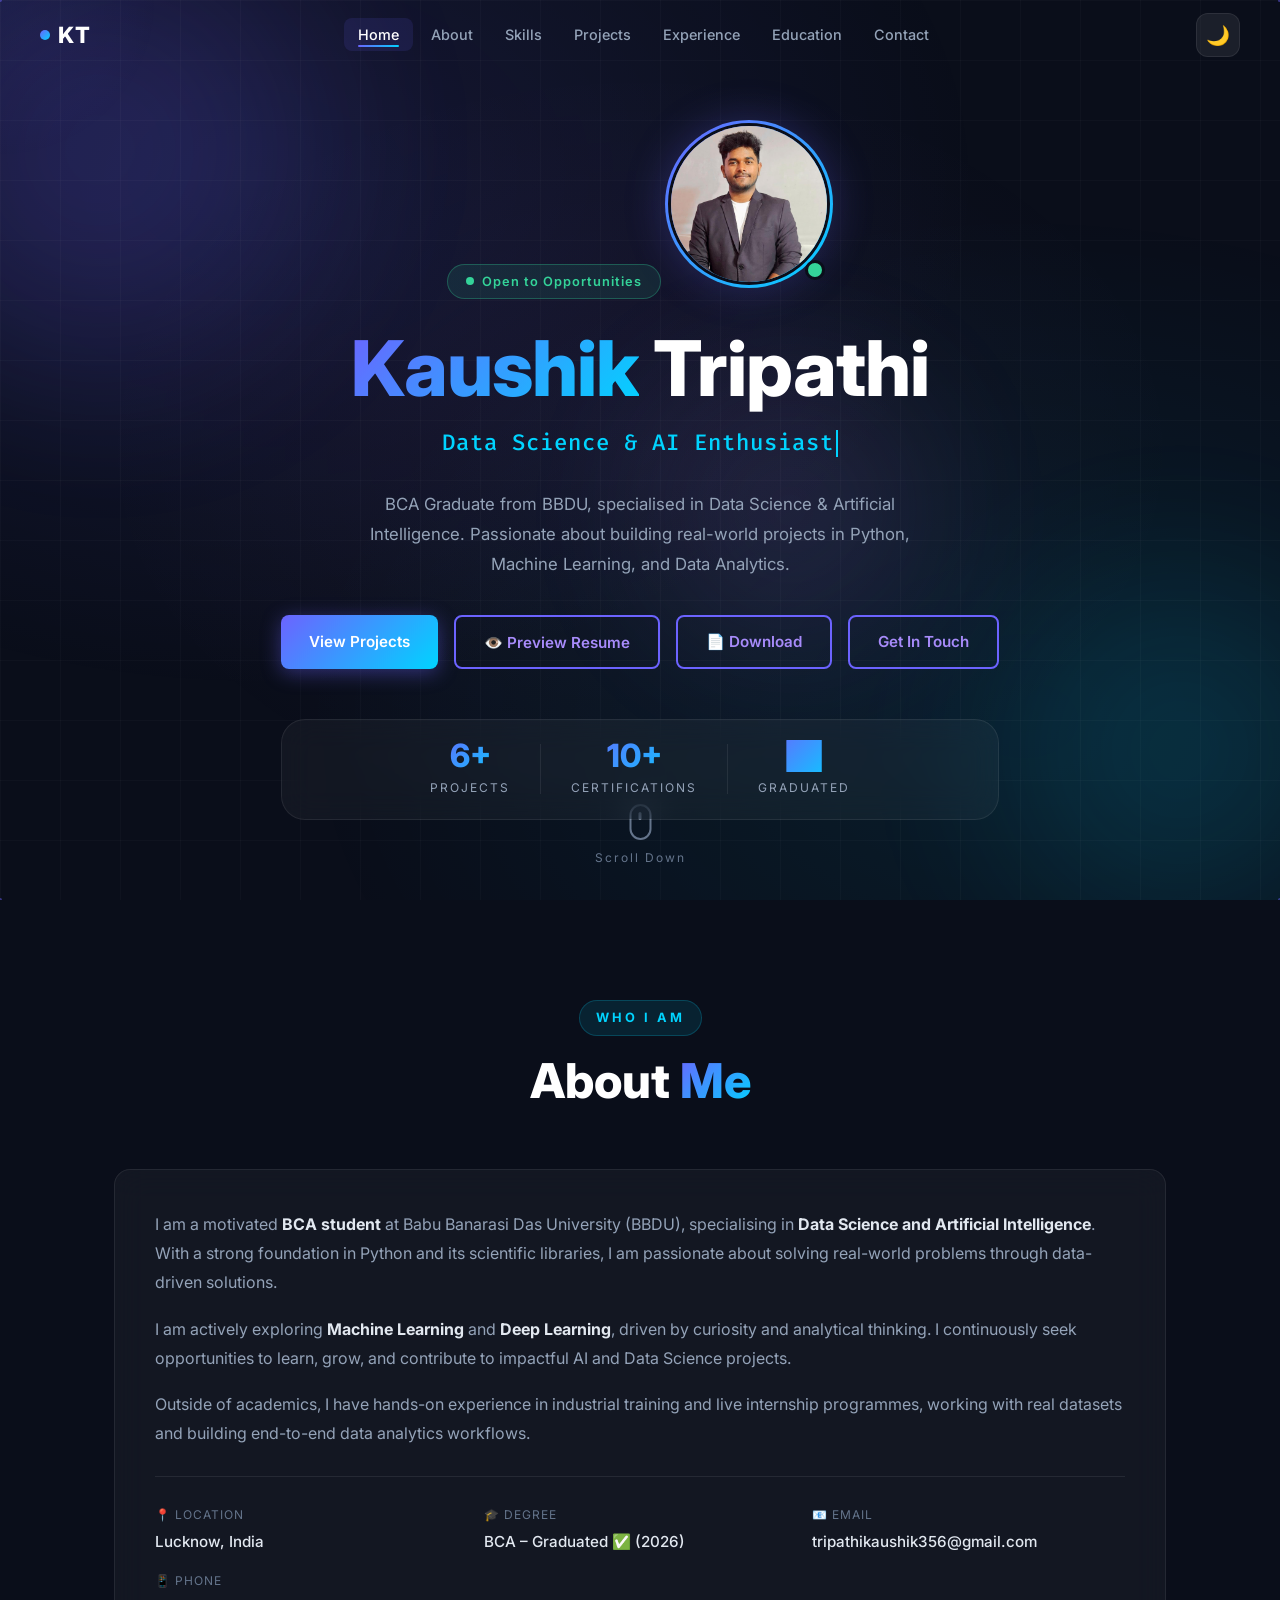
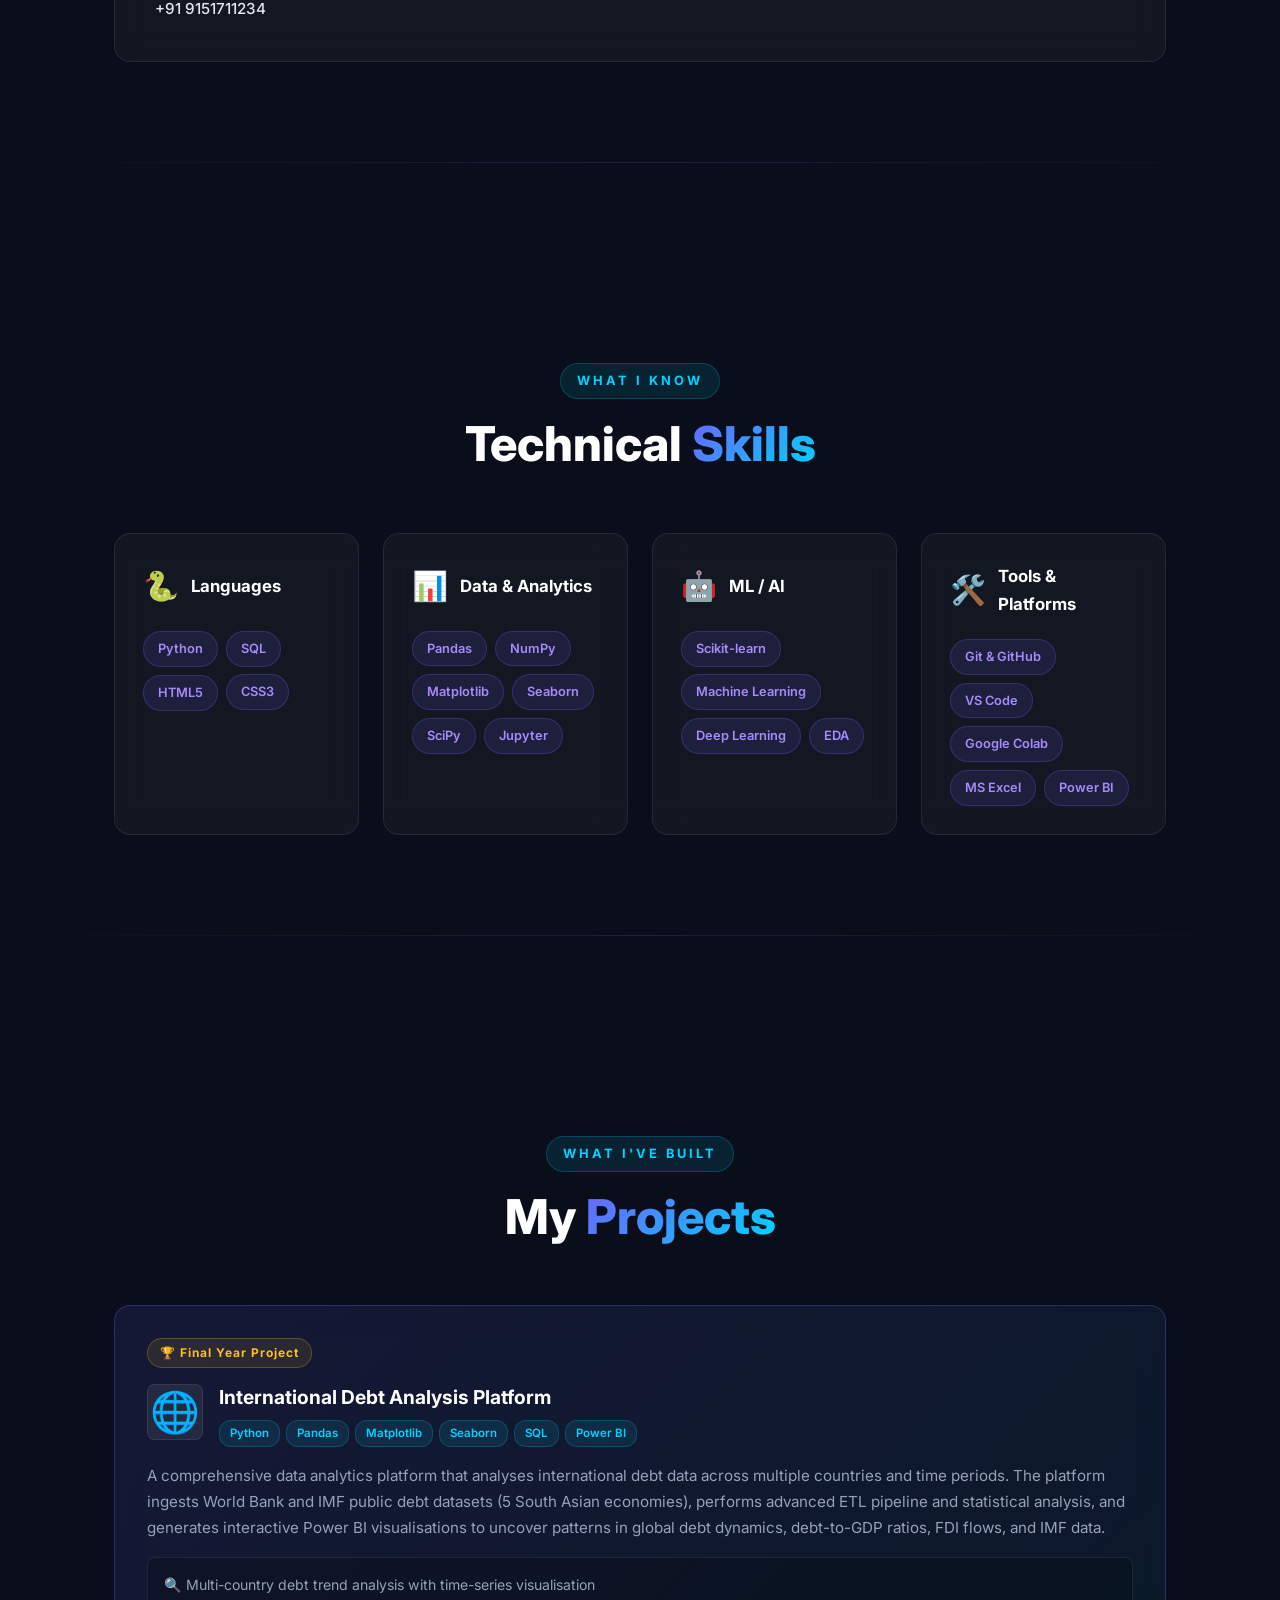
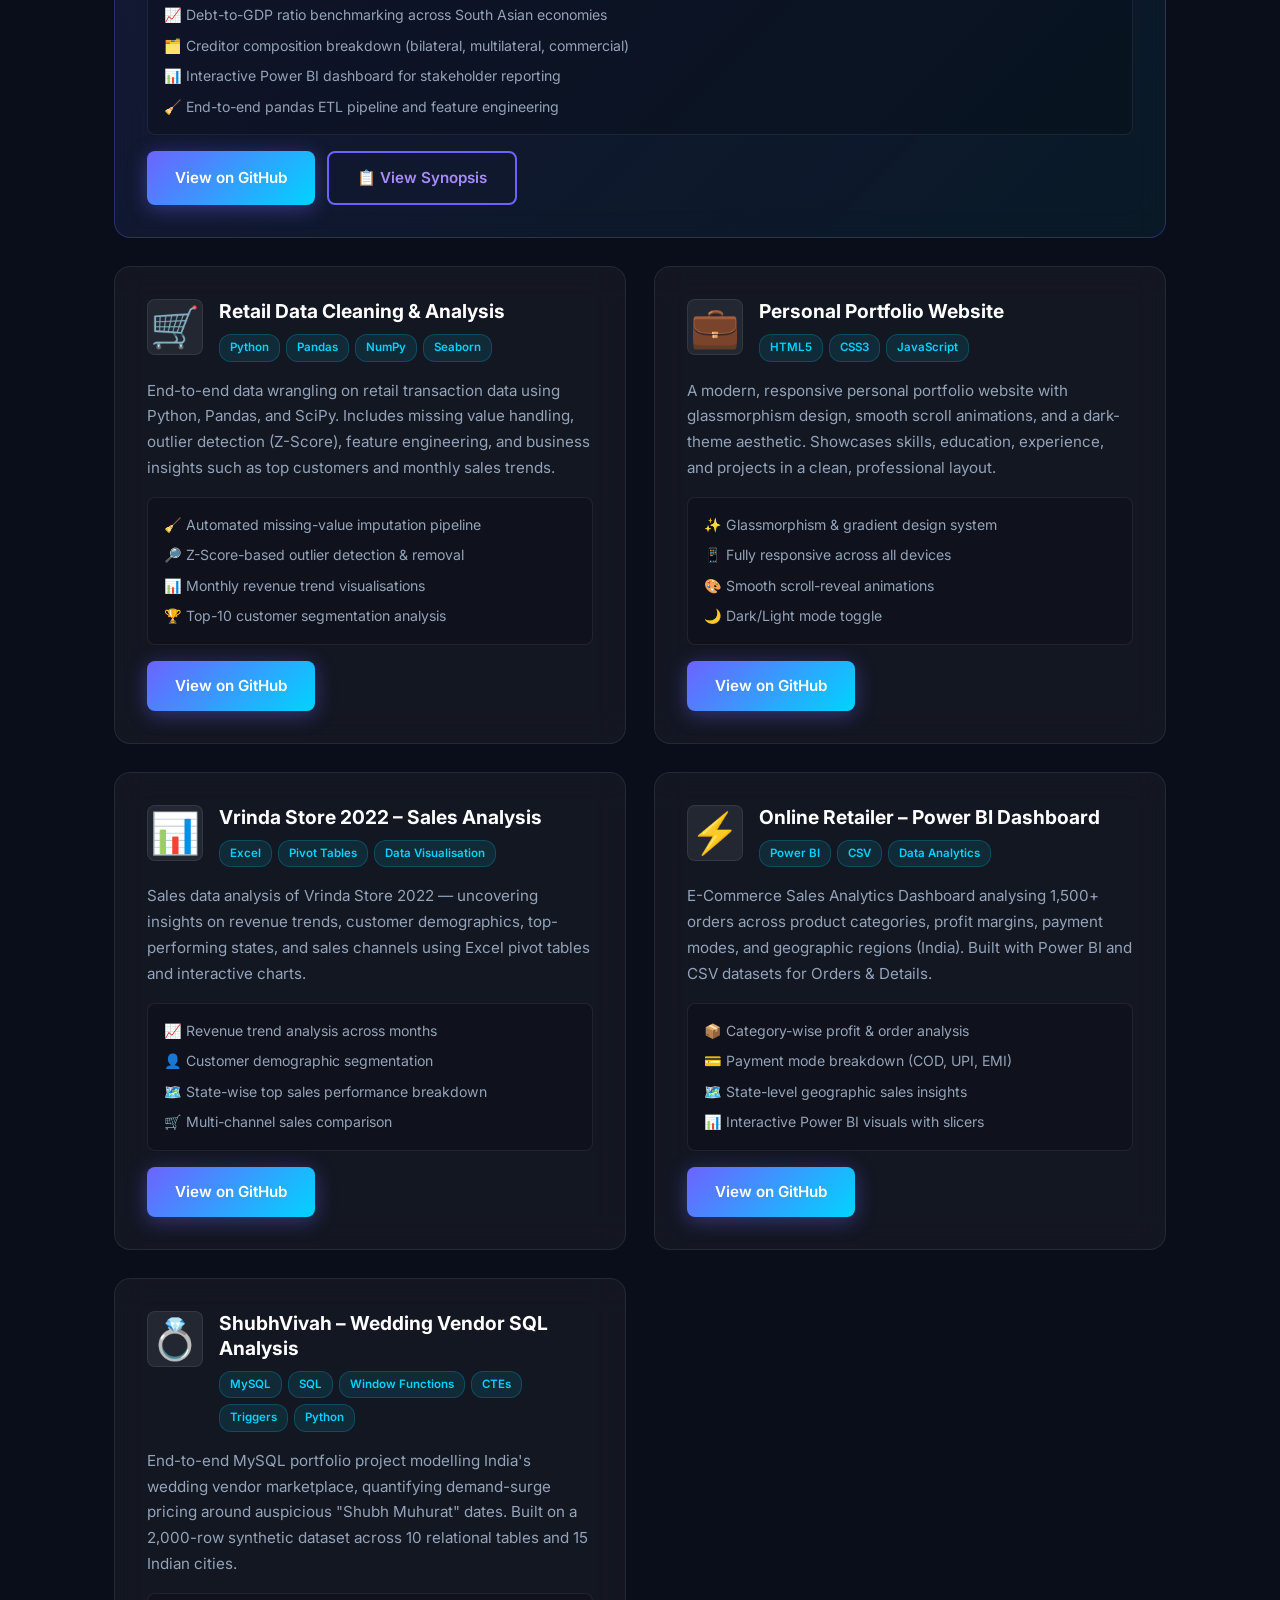
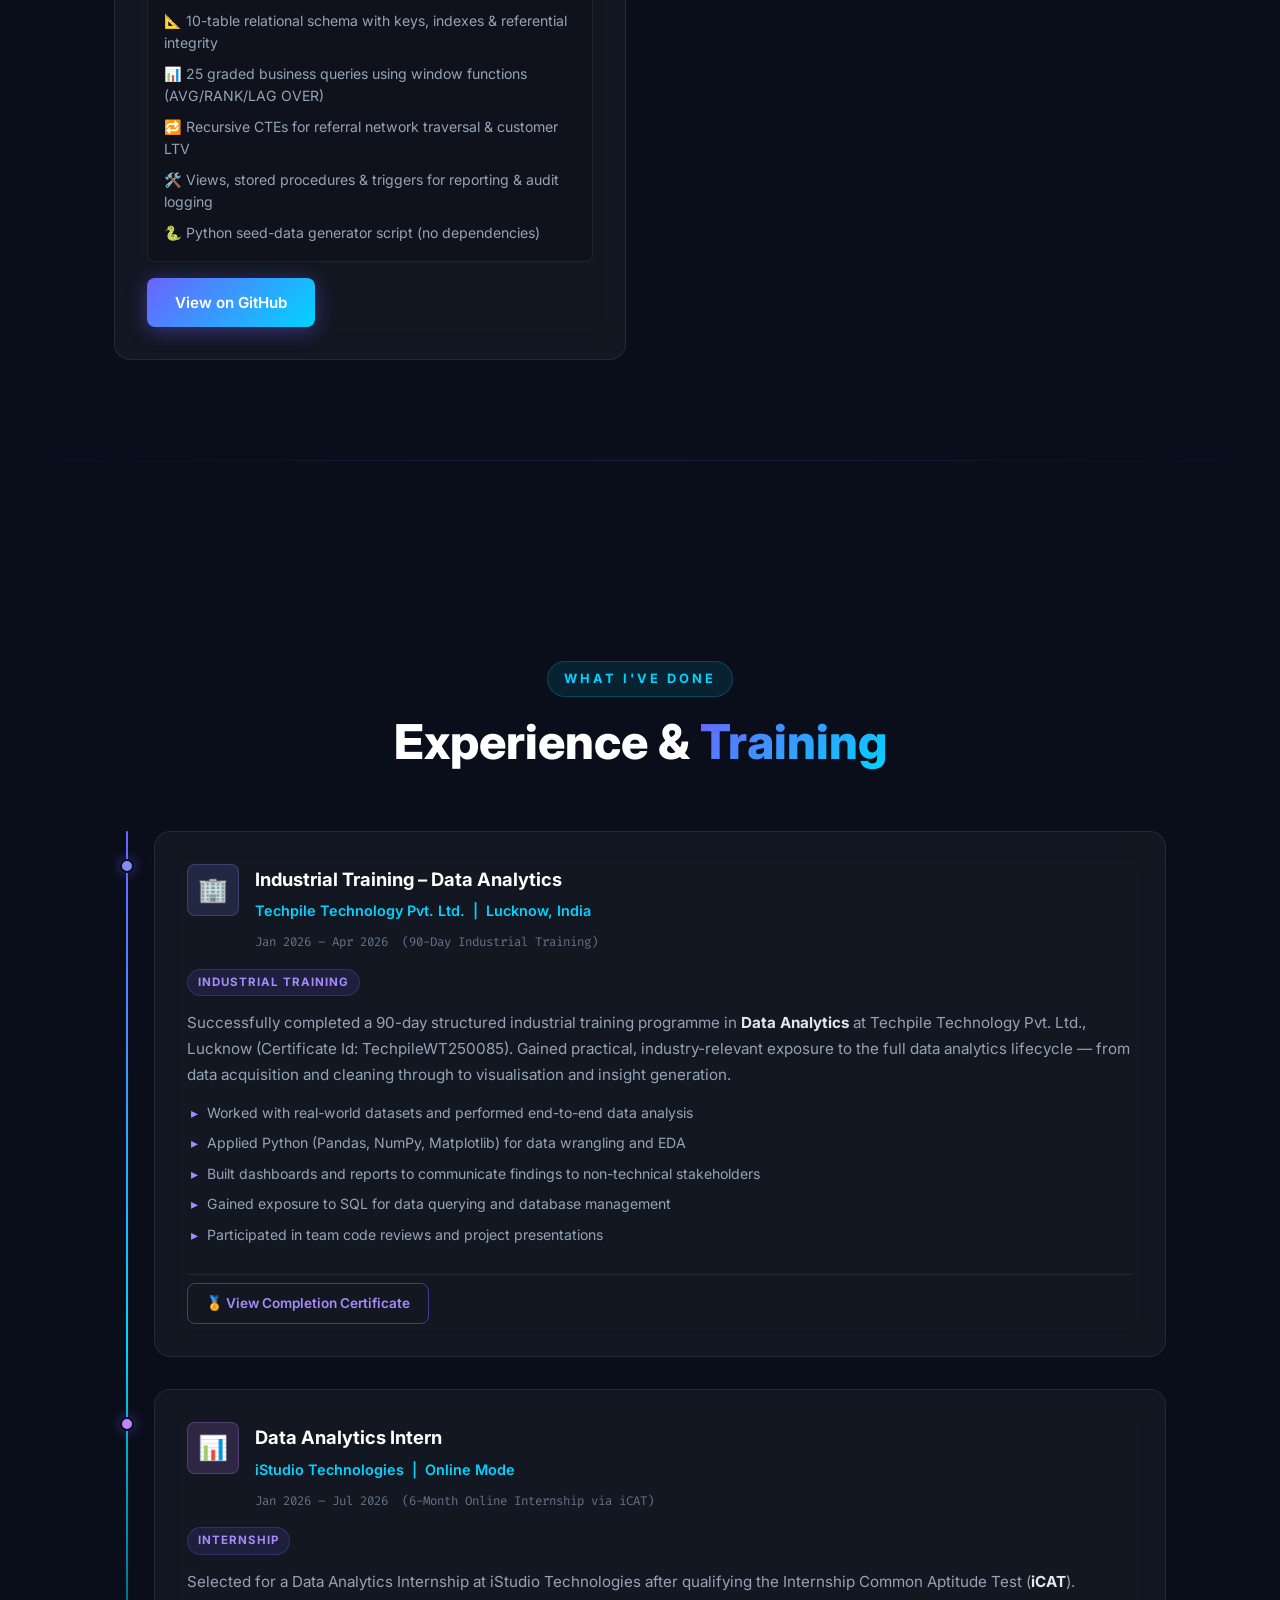
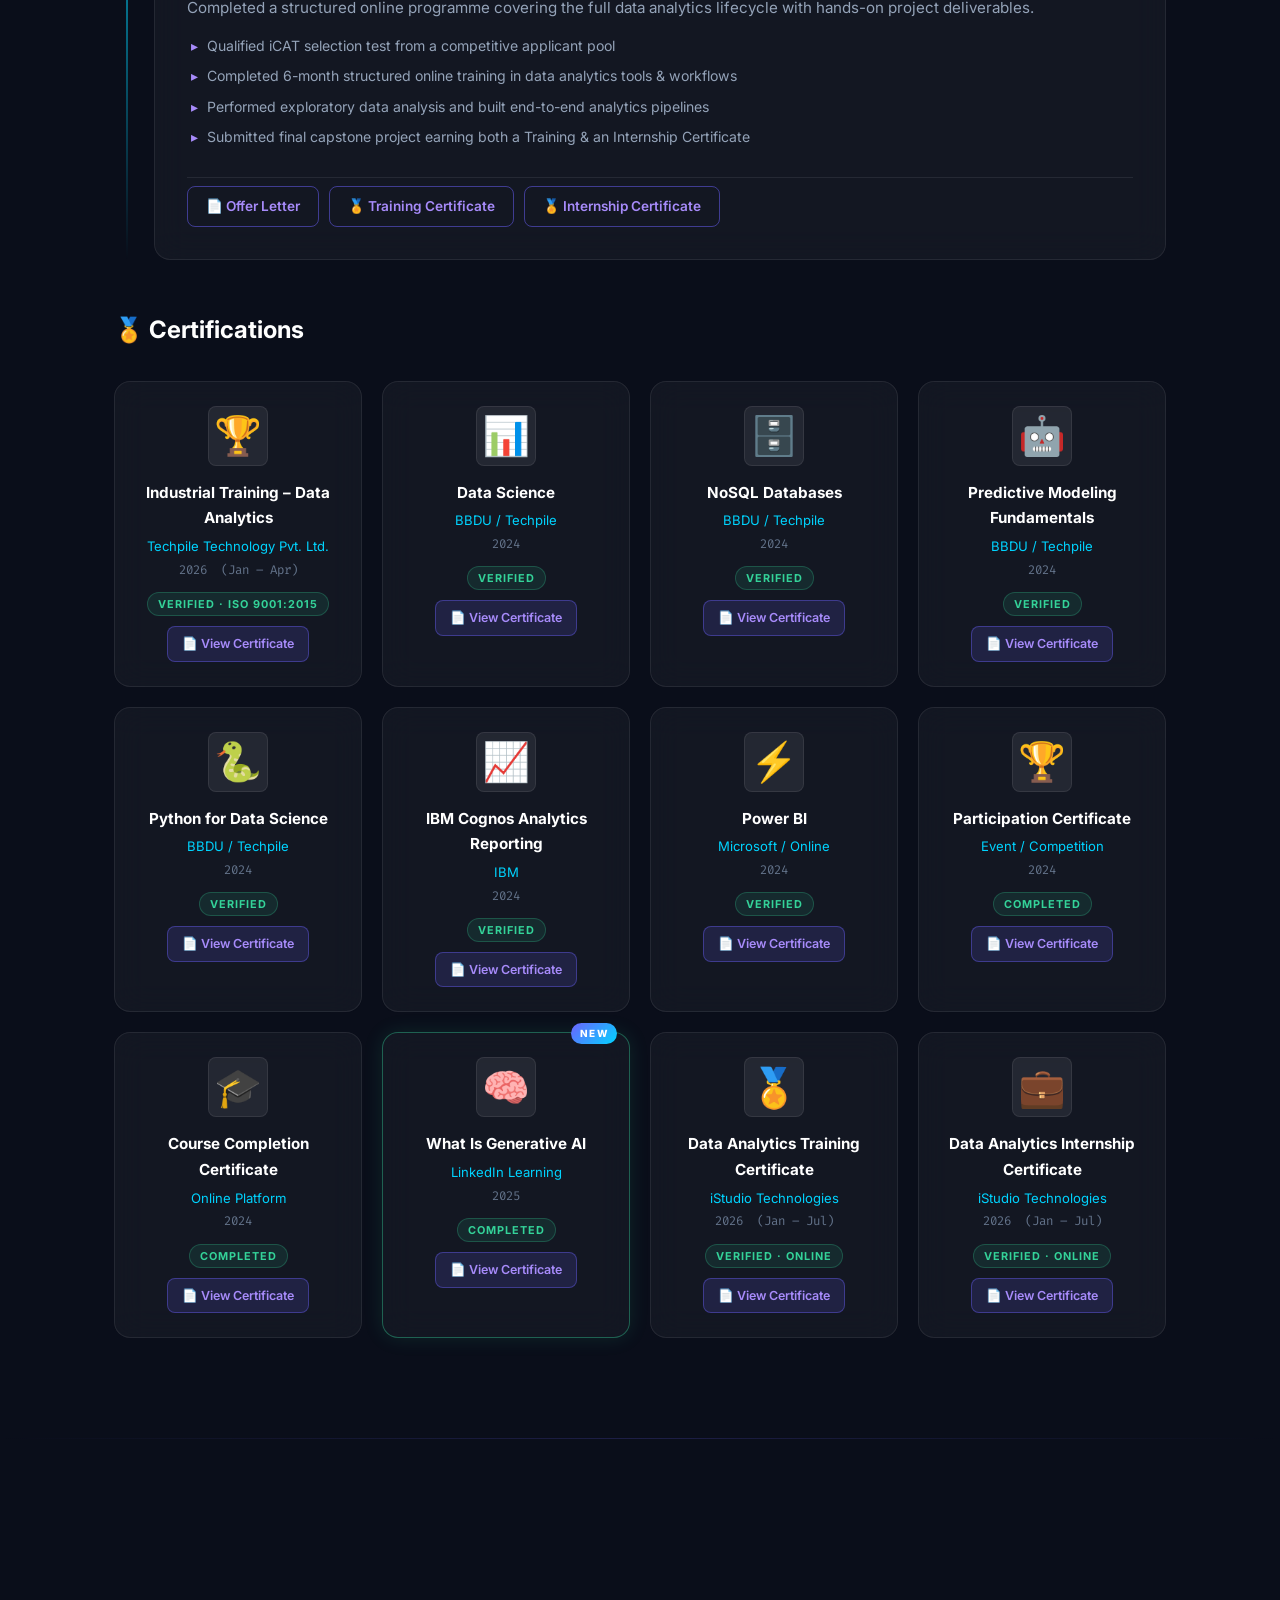
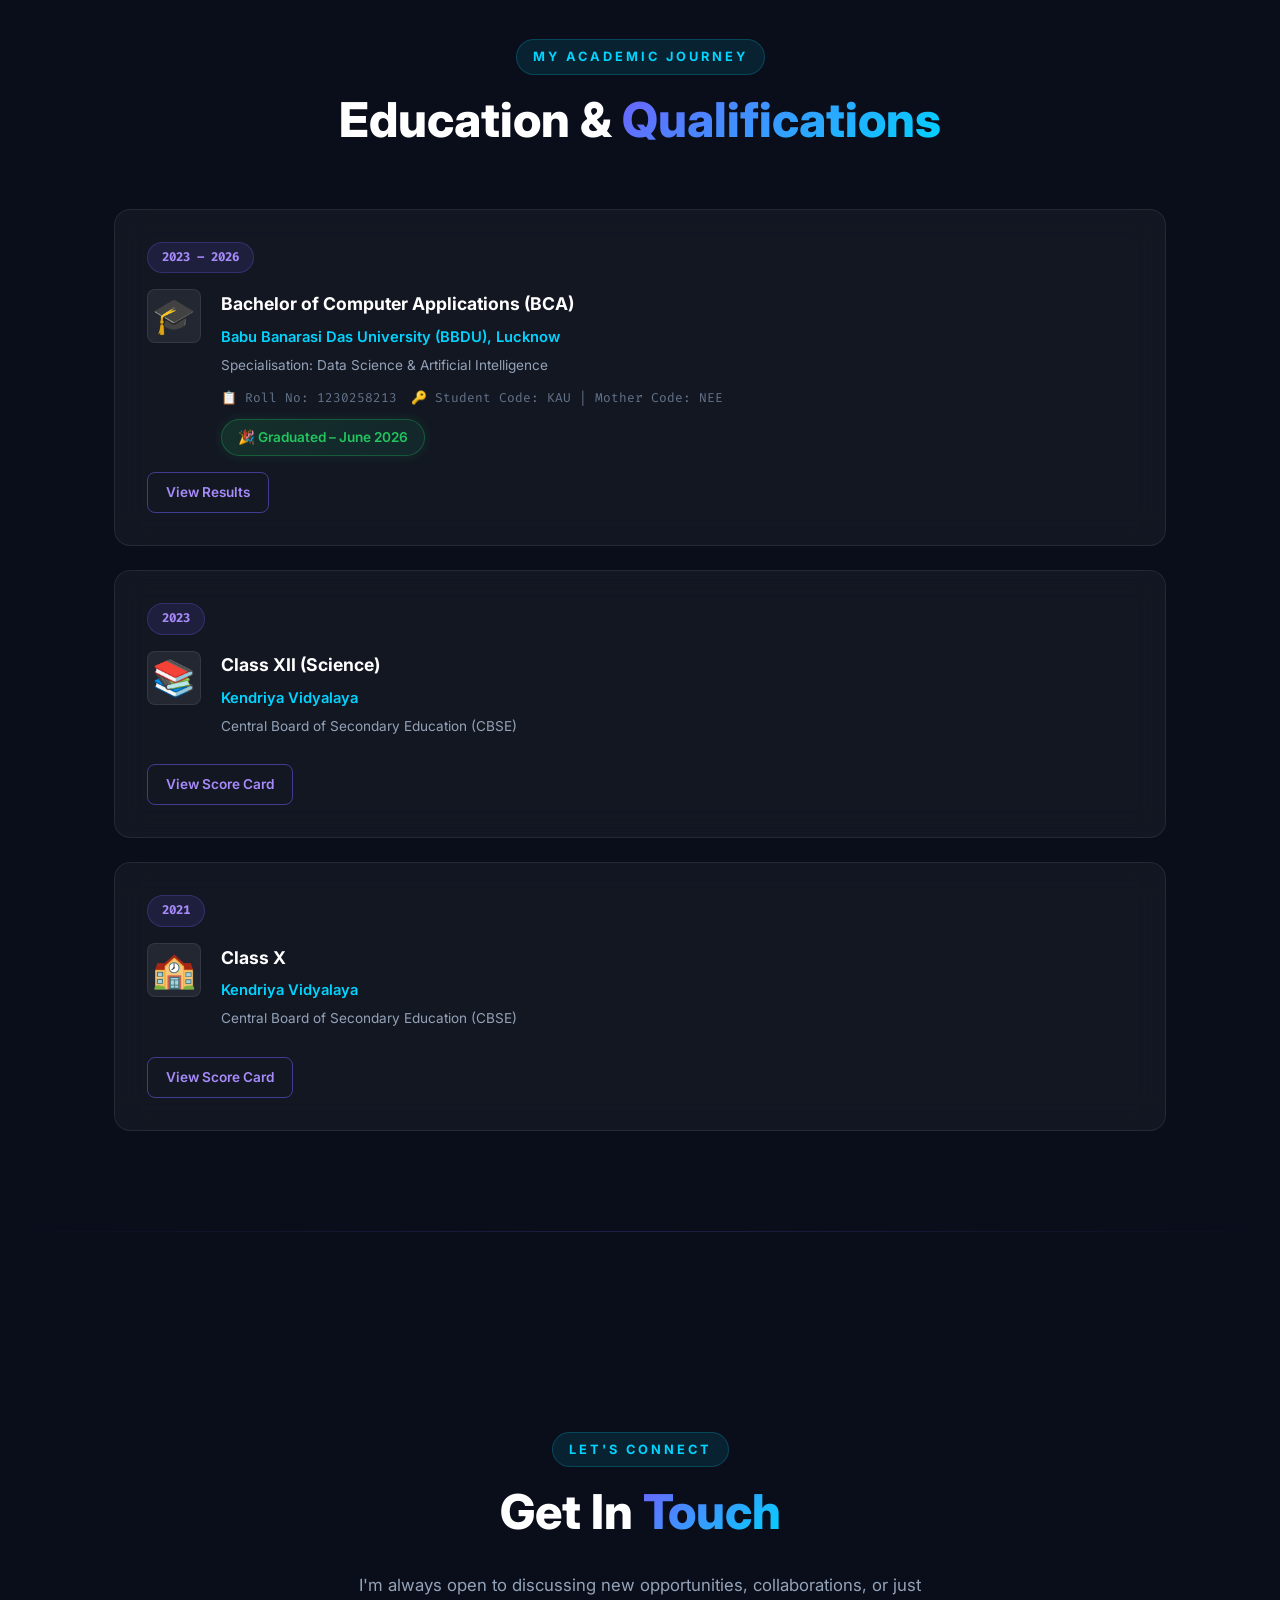
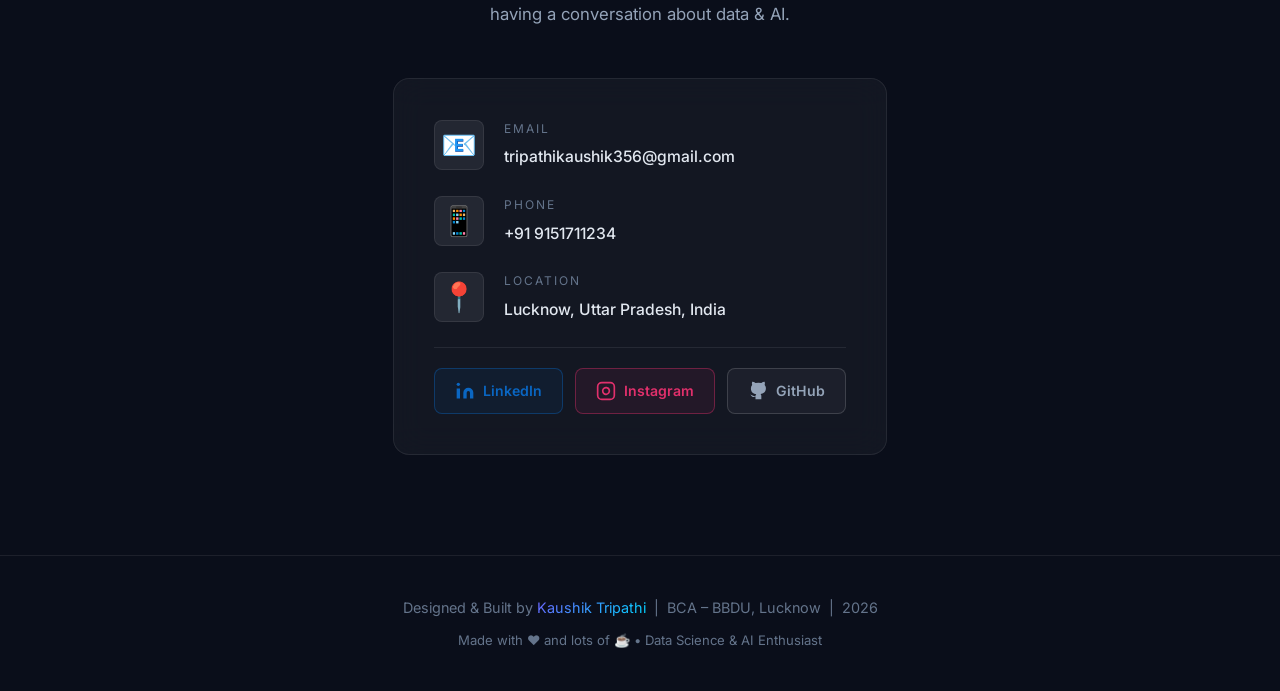
<file: index.html>
<!DOCTYPE html>
<html lang="en" data-theme="dark">

<head>
    <meta charset="UTF-8">
    <meta name="viewport" content="width=device-width, initial-scale=1.0">
    <meta name="description"
        content="Kaushik Tripathi – BCA Data Science &amp; AI student at BBDU. Portfolio showcasing projects, experience, and skills in Python, Machine Learning, and Data Analytics.">
    <title>Kaushik Tripathi | Data Science &amp; AI Portfolio</title>
    <link rel="preconnect" href="https://fonts.googleapis.com">
    <link rel="preconnect" href="https://fonts.gstatic.com" crossorigin>
    <link
        href="https://fonts.googleapis.com/css2?family=Inter:wght@300;400;500;600;700;800&family=Fira+Code:wght@400;500&display=swap"
        rel="stylesheet">
    <link rel="stylesheet" href="style.css">
    <style>
        /* ========== RESUME PREVIEW MODAL ========== */
        #resumeModal {
            display: none;
            position: fixed;
            inset: 0;
            z-index: 10000;
            background: rgba(8, 8, 20, 0.85);
            backdrop-filter: blur(18px);
            -webkit-backdrop-filter: blur(18px);
            align-items: center;
            justify-content: center;
            padding: 20px;
            animation: modalFadeIn 0.3s ease;
        }

        #resumeModal.active {
            display: flex;
        }

        @keyframes modalFadeIn {
            from {
                opacity: 0;
            }

            to {
                opacity: 1;
            }
        }

        .resume-modal-box {
            position: relative;
            width: 100%;
            max-width: 860px;
            height: 90vh;
            background: linear-gradient(135deg, rgba(20, 20, 45, 0.95) 0%, rgba(15, 15, 35, 0.98) 100%);
            border: 1px solid rgba(139, 92, 246, 0.3);
            border-radius: 20px;
            box-shadow: 0 30px 80px rgba(0, 0, 0, 0.6), 0 0 0 1px rgba(139, 92, 246, 0.1), inset 0 1px 0 rgba(255, 255, 255, 0.05);
            display: flex;
            flex-direction: column;
            overflow: hidden;
            animation: modalSlideUp 0.35s cubic-bezier(0.34, 1.56, 0.64, 1);
        }

        @keyframes modalSlideUp {
            from {
                opacity: 0;
                transform: translateY(40px) scale(0.96);
            }

            to {
                opacity: 1;
                transform: translateY(0) scale(1);
            }
        }

        .resume-modal-header {
            display: flex;
            align-items: center;
            justify-content: space-between;
            padding: 18px 24px;
            border-bottom: 1px solid rgba(139, 92, 246, 0.2);
            background: rgba(139, 92, 246, 0.05);
            flex-shrink: 0;
        }

        .resume-modal-title {
            display: flex;
            align-items: center;
            gap: 10px;
        }

        .resume-modal-title .modal-icon {
            width: 36px;
            height: 36px;
            background: linear-gradient(135deg, #8b5cf6, #6366f1);
            border-radius: 8px;
            display: flex;
            align-items: center;
            justify-content: center;
            font-size: 1rem;
        }

        .resume-modal-title h3 {
            font-size: 1rem;
            font-weight: 600;
            color: #e2e8f0;
            margin: 0;
        }

        .resume-modal-title p {
            font-size: 0.75rem;
            color: rgba(226, 232, 240, 0.5);
            margin: 0;
        }

        .resume-modal-actions {
            display: flex;
            align-items: center;
            gap: 10px;
        }

        .resume-btn-download {
            display: inline-flex;
            align-items: center;
            gap: 6px;
            padding: 8px 18px;
            background: linear-gradient(135deg, #8b5cf6, #6366f1);
            color: #fff;
            border: none;
            border-radius: 8px;
            font-size: 0.82rem;
            font-weight: 600;
            cursor: pointer;
            text-decoration: none;
            transition: opacity 0.2s, transform 0.2s;
        }

        .resume-btn-download:hover {
            opacity: 0.88;
            transform: translateY(-1px);
        }

        .resume-modal-close {
            width: 36px;
            height: 36px;
            display: flex;
            align-items: center;
            justify-content: center;
            background: rgba(255, 255, 255, 0.07);
            border: 1px solid rgba(255, 255, 255, 0.1);
            border-radius: 8px;
            color: #e2e8f0;
            font-size: 1.1rem;
            cursor: pointer;
            transition: background 0.2s, transform 0.2s;
            line-height: 1;
        }

        .resume-modal-close:hover {
            background: rgba(239, 68, 68, 0.2);
            transform: scale(1.1);
        }

        .resume-modal-body {
            flex: 1;
            position: relative;
            overflow: hidden;
        }

        .resume-modal-body iframe {
            width: 100%;
            height: 100%;
            border: none;
        }

        .resume-modal-loading {
            position: absolute;
            inset: 0;
            display: flex;
            flex-direction: column;
            align-items: center;
            justify-content: center;
            gap: 16px;
            color: rgba(226, 232, 240, 0.7);
            font-size: 0.9rem;
            pointer-events: none;
        }

        .resume-modal-loading .spinner {
            width: 40px;
            height: 40px;
            border: 3px solid rgba(139, 92, 246, 0.2);
            border-top-color: #8b5cf6;
            border-radius: 50%;
            animation: spin 0.8s linear infinite;
        }

        @keyframes spin {
            to {
                transform: rotate(360deg);
            }
        }

        .resume-offline-msg {
            position: absolute;
            inset: 0;
            display: none;
            flex-direction: column;
            align-items: center;
            justify-content: center;
            gap: 16px;
            padding: 32px;
            text-align: center;
        }

        .resume-offline-msg .offline-icon {
            font-size: 3rem;
        }

        .resume-offline-msg h4 {
            color: #e2e8f0;
            margin: 0;
            font-size: 1.1rem;
        }

        .resume-offline-msg p {
            color: rgba(226, 232, 240, 0.55);
            font-size: 0.85rem;
            margin: 0;
            max-width: 360px;
        }

        .resume-offline-msg .offline-hint {
            display: inline-block;
            padding: 10px 20px;
            background: rgba(139, 92, 246, 0.12);
            border: 1px solid rgba(139, 92, 246, 0.3);
            border-radius: 10px;
            color: #a78bfa;
            font-size: 0.8rem;
        }

        @media (max-width: 600px) {
            .resume-modal-box {
                border-radius: 14px;
            }

            .resume-modal-header {
                padding: 14px 16px;
            }

            .resume-btn-download {
                padding: 7px 12px;
                font-size: 0.78rem;
            }
        }
    </style>
</head>

<body>

    <!-- Particle Canvas -->
    <canvas id="particles-canvas"></canvas>

    <!-- Cursor Glow -->
    <div class="cursor-glow" id="cursorGlow"></div>

    <!-- ===== NAVBAR ===== -->
    <nav class="navbar" id="navbar">
        <div class="nav-brand">
            <span class="brand-dot"></span>
            <span>KT</span>
        </div>
        <ul class="nav-links" id="navLinks">
            <li><a href="#hero" class="nav-link active" id="nav-hero">Home</a></li>
            <li><a href="#about" class="nav-link" id="nav-about">About</a></li>
            <li><a href="#skills" class="nav-link" id="nav-skills">Skills</a></li>
            <li><a href="#projects" class="nav-link" id="nav-projects">Projects</a></li>
            <li><a href="#experience" class="nav-link" id="nav-experience">Experience</a></li>
            <li><a href="#education" class="nav-link" id="nav-education">Education</a></li>
            <li><a href="#contact" class="nav-link" id="nav-contact">Contact</a></li>
        </ul>
        <div class="nav-right">
            <button class="theme-toggle" id="themeToggle" aria-label="Toggle theme">
                <span class="icon-sun">☀️</span>
                <span class="icon-moon">🌙</span>
            </button>
            <button class="hamburger" id="hamburger" aria-label="Toggle menu">
                <span></span><span></span><span></span>
            </button>
        </div>
    </nav>

    <!-- ===== HERO SECTION ===== -->
    <section id="hero" class="hero-section">
        <div class="hero-bg">
            <div class="hero-blob blob1"></div>
            <div class="hero-blob blob2"></div>
            <div class="hero-blob blob3"></div>
            <div class="grid-overlay"></div>
        </div>
        <div class="hero-content">
            <div class="hero-badge">
                <span class="badge-dot"></span>
                Open to Opportunities
            </div>
            <div class="hero-avatar-wrapper">
                <div class="avatar-tilt" id="avatarTilt">
                    <div class="avatar-ring">
                        <img src="PIC/proflepic.jpg" alt="Kaushik Tripathi" class="hero-avatar" id="heroAvatar"
                            style="object-position: center 10%;">
                    </div>
                </div>
                <div class="avatar-status"></div>
            </div>
            <h1 class="hero-name">
                <span class="text-gradient">Kaushik</span> Tripathi
            </h1>
            <p class="hero-tagline" id="heroTagline"><span id="typedText"></span><span class="typed-cursor"></span></p>
            <p class="hero-desc">
                BCA Graduate from BBDU, specialised in Data Science &amp; Artificial Intelligence.
                Passionate about building real-world projects in Python, Machine Learning, and Data Analytics.
            </p>
            <div class="hero-cta">
                <a href="#projects" class="btn btn-primary" id="heroViewProjects">View Projects</a>
                <button class="btn btn-outline" id="heroResumePreview" onclick="openResumeModal()">👁️ Preview
                    Resume</button>
                <a href="Kaushik_Tripathi_Data_Analyst_Resume.pdf" download class="btn btn-outline" id="heroResume">📄
                    Download</a>
                <a href="#contact" class="btn btn-outline" id="heroContact">Get In Touch</a>
            </div>
            <div class="hero-stats">
                <div class="stat-item">
                    <span class="stat-num" data-count="6">0</span>
                    <span class="stat-label">Projects</span>
                </div>
                <div class="stat-divider"></div>
                <div class="stat-item">
                    <span class="stat-num" data-count="10">0</span>
                    <span class="stat-label">Certifications</span>
                </div>
                <div class="stat-divider"></div>
                <div class="stat-item">
                    <span class="stat-num">✅</span>
                    <span class="stat-label">Graduated</span>
                </div>
            </div>
        </div>
        <div class="scroll-indicator" id="scrollIndicator">
            <div class="scroll-mouse">
                <div class="scroll-wheel"></div>
            </div>
            <span>Scroll Down</span>
        </div>
    </section>

    <!-- ===== ABOUT SECTION ===== -->
    <section id="about" class="section about-section">
        <div class="container">
            <div class="section-header">
                <span class="section-tag">Who I Am</span>
                <h2 class="section-title">About <span class="text-gradient">Me</span></h2>
            </div>
            <div class="about-grid">
                <div class="about-text glass-card">
                    <p>
                        I am a motivated <strong>BCA student</strong> at Babu Banarasi Das University (BBDU),
                        specialising in <strong>Data Science and Artificial Intelligence</strong>.
                        With a strong foundation in Python and its scientific libraries, I am passionate
                        about solving real-world problems through data-driven solutions.
                    </p>
                    <p>
                        I am actively exploring <strong>Machine Learning</strong> and <strong>Deep Learning</strong>,
                        driven by curiosity and analytical thinking. I continuously seek opportunities to learn,
                        grow, and contribute to impactful AI and Data Science projects.
                    </p>
                    <p>
                        Outside of academics, I have hands-on experience in industrial training and live
                        internship programmes, working with real datasets and building end-to-end data
                        analytics workflows.
                    </p>
                    <div class="about-info-grid">
                        <div class="about-info-item">
                            <span class="info-label">📍 Location</span>
                            <span class="info-value">Lucknow, India</span>
                        </div>
                        <div class="about-info-item">
                            <span class="info-label">🎓 Degree</span>
                            <span class="info-value">BCA – Graduated ✅ (2026)</span>
                        </div>
                        <div class="about-info-item">
                            <span class="info-label">📧 Email</span>
                            <span class="info-value">tripathikaushik356@gmail.com</span>
                        </div>
                        <div class="about-info-item">
                            <span class="info-label">📱 Phone</span>
                            <span class="info-value">+91 9151711234</span>
                        </div>
                    </div>
                </div>
            </div>
        </div>
    </section>

    <!-- ===== SKILLS SECTION ===== -->
    <section id="skills" class="section skills-section">
        <div class="container">
            <div class="section-header">
                <span class="section-tag">What I Know</span>
                <h2 class="section-title">Technical <span class="text-gradient">Skills</span></h2>
            </div>
            <div class="skills-grid">
                <div class="skill-category glass-card">
                    <div class="skill-cat-header">
                        <span class="skill-cat-icon">🐍</span>
                        <h3>Languages</h3>
                    </div>
                    <div class="skill-tags">
                        <span class="skill-tag">Python</span>
                        <span class="skill-tag">SQL</span>
                        <span class="skill-tag">HTML5</span>
                        <span class="skill-tag">CSS3</span>
                    </div>
                </div>
                <div class="skill-category glass-card">
                    <div class="skill-cat-header">
                        <span class="skill-cat-icon">📊</span>
                        <h3>Data &amp; Analytics</h3>
                    </div>
                    <div class="skill-tags">
                        <span class="skill-tag">Pandas</span>
                        <span class="skill-tag">NumPy</span>
                        <span class="skill-tag">Matplotlib</span>
                        <span class="skill-tag">Seaborn</span>
                        <span class="skill-tag">SciPy</span>
                        <span class="skill-tag">Jupyter</span>
                    </div>
                </div>
                <div class="skill-category glass-card">
                    <div class="skill-cat-header">
                        <span class="skill-cat-icon">🤖</span>
                        <h3>ML / AI</h3>
                    </div>
                    <div class="skill-tags">
                        <span class="skill-tag">Scikit-learn</span>
                        <span class="skill-tag">Machine Learning</span>
                        <span class="skill-tag">Deep Learning</span>
                        <span class="skill-tag">EDA</span>
                    </div>
                </div>
                <div class="skill-category glass-card">
                    <div class="skill-cat-header">
                        <span class="skill-cat-icon">🛠️</span>
                        <h3>Tools &amp; Platforms</h3>
                    </div>
                    <div class="skill-tags">
                        <span class="skill-tag">Git &amp; GitHub</span>
                        <span class="skill-tag">VS Code</span>
                        <span class="skill-tag">Google Colab</span>
                        <span class="skill-tag">MS Excel</span>
                        <span class="skill-tag">Power BI</span>
                    </div>
                </div>
            </div>
        </div>
    </section>

    <!-- ===== PROJECTS SECTION ===== -->
    <section id="projects" class="section projects-section">
        <div class="container">
            <div class="section-header">
                <span class="section-tag">What I've Built</span>
                <h2 class="section-title">My <span class="text-gradient">Projects</span></h2>
            </div>
            <div class="projects-grid">

                <!-- Final Year Project (Featured) -->
                <div class="project-card featured glass-card" id="projectFinalYear">
                    <div class="project-badge">🏆 Final Year Project</div>
                    <div class="project-header">
                        <div class="project-icon">🌐</div>
                        <div class="project-meta">
                            <h3>International Debt Analysis Platform</h3>
                            <div class="project-tags">
                                <span class="ptag">Python</span>
                                <span class="ptag">Pandas</span>
                                <span class="ptag">Matplotlib</span>
                                <span class="ptag">Seaborn</span>
                                <span class="ptag">SQL</span>
                                <span class="ptag">Power BI</span>
                            </div>
                        </div>
                    </div>
                    <p class="project-desc">
                        A comprehensive data analytics platform that analyses international debt data across
                        multiple countries and time periods. The platform ingests World Bank and IMF public
                        debt datasets (5 South Asian economies), performs advanced ETL pipeline and statistical
                        analysis, and generates interactive Power BI visualisations to uncover patterns in
                        global debt dynamics, debt-to-GDP ratios, FDI flows, and IMF data.
                    </p>
                    <ul class="project-highlights">
                        <li>🔍 Multi-country debt trend analysis with time-series visualisation</li>
                        <li>📈 Debt-to-GDP ratio benchmarking across South Asian economies</li>
                        <li>🗂️ Creditor composition breakdown (bilateral, multilateral, commercial)</li>
                        <li>📊 Interactive Power BI dashboard for stakeholder reporting</li>
                        <li>🧹 End-to-end pandas ETL pipeline and feature engineering</li>
                    </ul>
                    <div class="project-links">
                        <a href="https://github.com/Kaushikkkkkk250106/INTERNATIONAL-DEBT-ANALYSIS-PLATFROM"
                            target="_blank" class="btn btn-primary" id="projectFinalYearGithub">View on GitHub</a>
                        <a href="KAUSHIK TRIPATHI SYNOPSIS - 12302598213 (1).pdf" target="_blank"
                            class="btn btn-outline" id="projectFinalYearSynopsis">📋 View Synopsis</a>
                    </div>
                </div>

                <!-- Project 2 -->
                <div class="project-card glass-card" id="projectRetail">
                    <div class="project-header">
                        <div class="project-icon">🛒</div>
                        <div class="project-meta">
                            <h3>Retail Data Cleaning &amp; Analysis</h3>
                            <div class="project-tags">
                                <span class="ptag">Python</span>
                                <span class="ptag">Pandas</span>
                                <span class="ptag">NumPy</span>
                                <span class="ptag">Seaborn</span>
                            </div>
                        </div>
                    </div>
                    <p class="project-desc">
                        End-to-end data wrangling on retail transaction data using Python, Pandas, and SciPy.
                        Includes missing value handling, outlier detection (Z-Score), feature engineering,
                        and business insights such as top customers and monthly sales trends.
                    </p>
                    <ul class="project-highlights">
                        <li>🧹 Automated missing-value imputation pipeline</li>
                        <li>🔎 Z-Score-based outlier detection &amp; removal</li>
                        <li>📊 Monthly revenue trend visualisations</li>
                        <li>🏆 Top-10 customer segmentation analysis</li>
                    </ul>
                    <div class="project-links">
                        <a href="https://github.com/Kaushikkkkkk250106/retail-data-cleaning-analysis" target="_blank"
                            class="btn btn-primary" id="projectRetailGithub">View on GitHub</a>
                    </div>
                </div>

                <!-- Project 3 -->
                <div class="project-card glass-card" id="projectPortfolio">
                    <div class="project-header">
                        <div class="project-icon">💼</div>
                        <div class="project-meta">
                            <h3>Personal Portfolio Website</h3>
                            <div class="project-tags">
                                <span class="ptag">HTML5</span>
                                <span class="ptag">CSS3</span>
                                <span class="ptag">JavaScript</span>
                            </div>
                        </div>
                    </div>
                    <p class="project-desc">
                        A modern, responsive personal portfolio website with glassmorphism design, smooth
                        scroll animations, and a dark-theme aesthetic. Showcases skills, education,
                        experience, and projects in a clean, professional layout.
                    </p>
                    <ul class="project-highlights">
                        <li>✨ Glassmorphism &amp; gradient design system</li>
                        <li>📱 Fully responsive across all devices</li>
                        <li>🎨 Smooth scroll-reveal animations</li>
                        <li>🌙 Dark/Light mode toggle</li>
                    </ul>
                    <div class="project-links">
                        <a href="https://github.com/Kaushikkkkkk250106/Kaushik-portfolio" target="_blank"
                            class="btn btn-primary" id="projectPortfolioGithub">View on GitHub</a>
                    </div>
                </div>

                <!-- Project 4: Vrinda Store Excel -->
                <div class="project-card glass-card" id="projectVrinda">
                    <div class="project-header">
                        <div class="project-icon">📊</div>
                        <div class="project-meta">
                            <h3>Vrinda Store 2022 – Sales Analysis</h3>
                            <div class="project-tags">
                                <span class="ptag">Excel</span>
                                <span class="ptag">Pivot Tables</span>
                                <span class="ptag">Data Visualisation</span>
                            </div>
                        </div>
                    </div>
                    <p class="project-desc">
                        Sales data analysis of Vrinda Store 2022 — uncovering insights on revenue trends,
                        customer demographics, top-performing states, and sales channels using Excel
                        pivot tables and interactive charts.
                    </p>
                    <ul class="project-highlights">
                        <li>📈 Revenue trend analysis across months</li>
                        <li>👤 Customer demographic segmentation</li>
                        <li>🗺️ State-wise top sales performance breakdown</li>
                        <li>🛒 Multi-channel sales comparison</li>
                    </ul>
                    <div class="project-links">
                        <a href="https://github.com/Kaushikkkkkk250106/Vrinda-Store-2022-Excel" target="_blank"
                            class="btn btn-primary" id="projectVrindaGithub">View on GitHub</a>
                    </div>
                </div>

                <!-- Project 5: Online Retailer Power BI Dashboard -->
                <div class="project-card glass-card" id="projectOnlineRetailer">
                    <div class="project-header">
                        <div class="project-icon">⚡</div>
                        <div class="project-meta">
                            <h3>Online Retailer – Power BI Dashboard</h3>
                            <div class="project-tags">
                                <span class="ptag">Power BI</span>
                                <span class="ptag">CSV</span>
                                <span class="ptag">Data Analytics</span>
                            </div>
                        </div>
                    </div>
                    <p class="project-desc">
                        E-Commerce Sales Analytics Dashboard analysing 1,500+ orders across product
                        categories, profit margins, payment modes, and geographic regions (India).
                        Built with Power BI and CSV datasets for Orders &amp; Details.
                    </p>
                    <ul class="project-highlights">
                        <li>📦 Category-wise profit &amp; order analysis</li>
                        <li>💳 Payment mode breakdown (COD, UPI, EMI)</li>
                        <li>🗺️ State-level geographic sales insights</li>
                        <li>📊 Interactive Power BI visuals with slicers</li>
                    </ul>
                    <div class="project-links">
                        <a href="https://github.com/Kaushikkkkkk250106/Online-Retailer-Dashboard" target="_blank"
                            class="btn btn-primary" id="projectOnlineRetailerGithub">View on GitHub</a>
                    </div>
                </div>

                <!-- Project 6: ShubhVivah SQL Project -->
                <div class="project-card glass-card" id="projectShubhVivah">
                    <div class="project-header">
                        <div class="project-icon">💍</div>
                        <div class="project-meta">
                            <h3>ShubhVivah – Wedding Vendor SQL Analysis</h3>
                            <div class="project-tags">
                                <span class="ptag">MySQL</span>
                                <span class="ptag">SQL</span>
                                <span class="ptag">Window Functions</span>
                                <span class="ptag">CTEs</span>
                                <span class="ptag">Triggers</span>
                                <span class="ptag">Python</span>
                            </div>
                        </div>
                    </div>
                    <p class="project-desc">
                        End-to-end MySQL portfolio project modelling India's wedding vendor marketplace,
                        quantifying demand-surge pricing around auspicious "Shubh Muhurat" dates.
                        Built on a 2,000-row synthetic dataset across 10 relational tables and 15 Indian cities.
                    </p>
                    <ul class="project-highlights">
                        <li>📐 10-table relational schema with keys, indexes &amp; referential integrity</li>
                        <li>📊 25 graded business queries using window functions (AVG/RANK/LAG OVER)</li>
                        <li>🔁 Recursive CTEs for referral network traversal &amp; customer LTV</li>
                        <li>🛠️ Views, stored procedures &amp; triggers for reporting &amp; audit logging</li>
                        <li>🐍 Python seed-data generator script (no dependencies)</li>
                    </ul>
                    <div class="project-links">
                        <a href="https://github.com/Kaushikkkkkk250106/shubhvivah_sql_project" target="_blank"
                            class="btn btn-primary" id="projectShubhVivahGithub">View on GitHub</a>
                    </div>
                </div>

            </div>
        </div>
    </section>

    <!-- ===== EXPERIENCE SECTION ===== -->
    <section id="experience" class="section experience-section">
        <div class="container">
            <div class="section-header">
                <span class="section-tag">What I've Done</span>
                <h2 class="section-title">Experience &amp; <span class="text-gradient">Training</span></h2>
            </div>
            <div class="timeline">

                <!-- Industrial Training -->
                <div class="timeline-item" id="expTechpile">
                    <div class="timeline-dot indigo"></div>
                    <div class="timeline-content glass-card">
                        <div class="exp-header">
                            <div class="exp-icon indigo-bg">🏢</div>
                            <div>
                                <h3>Industrial Training – Data Analytics</h3>
                                <p class="exp-company">Techpile Technology Pvt. Ltd. &nbsp;|&nbsp; Lucknow, India</p>
                                <span class="exp-duration">Jan 2026 – Apr 2026 &nbsp;(90-Day Industrial Training)</span>
                            </div>
                        </div>
                        <div class="exp-badge">Industrial Training</div>
                        <p class="exp-desc">
                            Successfully completed a 90-day structured industrial training programme in
                            <strong>Data Analytics</strong> at Techpile Technology Pvt. Ltd., Lucknow
                            (Certificate Id: TechpileWT250085). Gained practical, industry-relevant exposure
                            to the full data analytics lifecycle — from data acquisition and cleaning through
                            to visualisation and insight generation.
                        </p>
                        <ul class="exp-points">
                            <li>Worked with real-world datasets and performed end-to-end data analysis</li>
                            <li>Applied Python (Pandas, NumPy, Matplotlib) for data wrangling and EDA</li>
                            <li>Built dashboards and reports to communicate findings to non-technical stakeholders</li>
                            <li>Gained exposure to SQL for data querying and database management</li>
                            <li>Participated in team code reviews and project presentations</li>
                        </ul>
                        <div class="exp-links">
                            <a href="Certification/Techpile_Completion_Certificate.jpeg" target="_blank"
                                class="btn btn-outline-sm" id="expTechpileCert">🏅 View Completion Certificate</a>
                        </div>
                    </div>
                </div>

                <!-- iStudio Internship -->
                <div class="timeline-item" id="expIstudio">
                    <div class="timeline-dot purple"></div>
                    <div class="timeline-content glass-card">
                        <div class="exp-header">
                            <div class="exp-icon purple-bg">📊</div>
                            <div>
                                <h3>Data Analytics Intern</h3>
                                <p class="exp-company">iStudio Technologies &nbsp;|&nbsp; Online Mode</p>
                                <span class="exp-duration">Jan 2026 – Jul 2026 &nbsp;(6-Month Online Internship via
                                    iCAT)</span>
                            </div>
                        </div>
                        <div class="exp-badge">Internship</div>
                        <p class="exp-desc">
                            Selected for a Data Analytics Internship at iStudio Technologies after qualifying
                            the Internship Common Aptitude Test (<strong>iCAT</strong>). Completed a structured
                            online programme covering the full data analytics lifecycle with hands-on project
                            deliverables.
                        </p>
                        <ul class="exp-points">
                            <li>Qualified iCAT selection test from a competitive applicant pool</li>
                            <li>Completed 6-month structured online training in data analytics tools &amp; workflows
                            </li>
                            <li>Performed exploratory data analysis and built end-to-end analytics pipelines</li>
                            <li>Submitted final capstone project earning both a Training &amp; an Internship Certificate
                            </li>
                        </ul>
                        <div class="exp-links">
                            <a href="Kaushik Tripathi - Data Analytics Internship - Offer Letter.pdf" target="_blank"
                                class="btn btn-outline-sm" id="expOfferLetter">📄 Offer Letter</a>
                            <a href="Kaushik Tripathi - Data Analytics Internship - Training.pdf" target="_blank"
                                class="btn btn-outline-sm" id="expTrainingCert">🏅 Training Certificate</a>
                            <a href="Kaushik Tripathi - Data Analytics Internship - Internship.pdf" target="_blank"
                                class="btn btn-outline-sm" id="expInternshipCert">🏅 Internship Certificate</a>
                        </div>
                    </div>
                </div>

            </div>

            <!-- Certifications -->
            <div class="section-sub-header">
                <h3 class="sub-title">🏅 Certifications</h3>
            </div>
            <div class="certs-grid">

                <div class="cert-card glass-card" id="certTechpileCompletion">
                    <div class="cert-icon">🏆</div>
                    <div class="cert-info">
                        <h4>Industrial Training – Data Analytics</h4>
                        <p class="cert-issuer">Techpile Technology Pvt. Ltd.</p>
                        <p class="cert-year">2026 &nbsp;(Jan – Apr)</p>
                        <span class="cert-badge">Verified · ISO 9001:2015</span>
                        <div class="cert-actions">
                            <a href="Certification/Techpile_Completion_Certificate.jpeg" target="_blank"
                                class="btn-cert-view" id="certViewTechpileCompletion">📄 View Certificate</a>
                        </div>
                    </div>
                </div>

                <div class="cert-card glass-card" id="certDataScience">
                    <div class="cert-icon">📊</div>
                    <div class="cert-info">
                        <h4>Data Science</h4>
                        <p class="cert-issuer">BBDU / Techpile</p>
                        <p class="cert-year">2024</p>
                        <span class="cert-badge">Verified</span>
                        <div class="cert-actions">
                            <a href="Certification/KAUSHIK_TRIPATHI_33_DATA_SCIENCE.pdf" target="_blank"
                                class="btn-cert-view" id="certViewDataScience">📄 View Certificate</a>
                        </div>
                    </div>
                </div>

                <div class="cert-card glass-card" id="certNoSQL">
                    <div class="cert-icon">🗄️</div>
                    <div class="cert-info">
                        <h4>NoSQL Databases</h4>
                        <p class="cert-issuer">BBDU / Techpile</p>
                        <p class="cert-year">2024</p>
                        <span class="cert-badge">Verified</span>
                        <div class="cert-actions">
                            <a href="Certification/KAUSHIK_TRIPATHI_33_NOSQL.pdf" target="_blank" class="btn-cert-view"
                                id="certViewNoSQL">📄 View Certificate</a>
                        </div>
                    </div>
                </div>

                <div class="cert-card glass-card" id="certPredictive">
                    <div class="cert-icon">🤖</div>
                    <div class="cert-info">
                        <h4>Predictive Modeling Fundamentals</h4>
                        <p class="cert-issuer">BBDU / Techpile</p>
                        <p class="cert-year">2024</p>
                        <span class="cert-badge">Verified</span>
                        <div class="cert-actions">
                            <a href="Certification/KAUSHIK_TRIPATHI_33_PREDICTIVE_MODELING_FUNDAMENTALS_1.pdf"
                                target="_blank" class="btn-cert-view" id="certViewPredictive">📄 View Certificate</a>
                        </div>
                    </div>
                </div>

                <div class="cert-card glass-card" id="certPython">
                    <div class="cert-icon">🐍</div>
                    <div class="cert-info">
                        <h4>Python for Data Science</h4>
                        <p class="cert-issuer">BBDU / Techpile</p>
                        <p class="cert-year">2024</p>
                        <span class="cert-badge">Verified</span>
                        <div class="cert-actions">
                            <a href="Certification/KAUSHIK_TRIPATHI_BCADS33_PYTHON.pdf" target="_blank"
                                class="btn-cert-view" id="certViewPython">📄 View Certificate</a>
                        </div>
                    </div>
                </div>

                <div class="cert-card glass-card" id="certIBMCognos">
                    <div class="cert-icon">📈</div>
                    <div class="cert-info">
                        <h4>IBM Cognos Analytics Reporting</h4>
                        <p class="cert-issuer">IBM</p>
                        <p class="cert-year">2024</p>
                        <span class="cert-badge">Verified</span>
                        <div class="cert-actions">
                            <a href="Certification/IBM_Cognos_Analytics_V11_1_x_Reporting_Essentials_Badge20241004-8-v9ohdh.pdf"
                                target="_blank" class="btn-cert-view" id="certViewIBMCognos">📄 View Certificate</a>
                        </div>
                    </div>
                </div>

                <div class="cert-card glass-card" id="certPowerBI">
                    <div class="cert-icon">⚡</div>
                    <div class="cert-info">
                        <h4>Power BI</h4>
                        <p class="cert-issuer">Microsoft / Online</p>
                        <p class="cert-year">2024</p>
                        <span class="cert-badge">Verified</span>
                        <div class="cert-actions">
                            <a href="Certification/powerbi.pdf" target="_blank" class="btn-cert-view"
                                id="certViewPowerBI">📄 View Certificate</a>
                        </div>
                    </div>
                </div>

                <div class="cert-card glass-card" id="certParticipation">
                    <div class="cert-icon">🏆</div>
                    <div class="cert-info">
                        <h4>Participation Certificate</h4>
                        <p class="cert-issuer">Event / Competition</p>
                        <p class="cert-year">2024</p>
                        <span class="cert-badge">Completed</span>
                        <div class="cert-actions">
                            <a href="Certification/Kaushik Tripathi - Participation Certificate.pdf" target="_blank"
                                class="btn-cert-view" id="certViewParticipation">📄 View Certificate</a>
                        </div>
                    </div>
                </div>

                <div class="cert-card glass-card" id="certCompletion">
                    <div class="cert-icon">🎓</div>
                    <div class="cert-info">
                        <h4>Course Completion Certificate</h4>
                        <p class="cert-issuer">Online Platform</p>
                        <p class="cert-year">2024</p>
                        <span class="cert-badge">Completed</span>
                        <div class="cert-actions">
                            <a href="Certification/io9DzWKe3PTsiS6GG_9PBTqmSxAf6zZTseP_698561ec4621ac38ffb3e5e6_1770363340216_completion_certificate_copy.pdf"
                                target="_blank" class="btn-cert-view" id="certViewCompletion">📄 View Certificate</a>
                        </div>
                    </div>
                </div>

                <!-- ===== NEW CERTIFICATE ===== -->
                <div class="cert-card glass-card new-cert" id="certGenAI">
                    <div class="cert-icon">🧠</div>
                    <div class="cert-info">
                        <h4>What Is Generative AI</h4>
                        <p class="cert-issuer">LinkedIn Learning</p>
                        <p class="cert-year">2025</p>
                        <span class="cert-badge">Completed</span>
                        <div class="cert-actions">
                            <a href="Certification/CertificateOfCompletion_What Is Generative AI (1).pdf"
                                target="_blank" class="btn-cert-view" id="certViewGenAI">📄 View Certificate</a>
                        </div>
                    </div>
                </div>

                <!-- iStudio Training Certificate -->
                <div class="cert-card glass-card" id="certIStudioTraining">
                    <div class="cert-icon">🏅</div>
                    <div class="cert-info">
                        <h4>Data Analytics Training Certificate</h4>
                        <p class="cert-issuer">iStudio Technologies</p>
                        <p class="cert-year">2026 &nbsp;(Jan – Jul)</p>
                        <span class="cert-badge">Verified · Online</span>
                        <div class="cert-actions">
                            <a href="Kaushik Tripathi - Data Analytics Internship - Training.pdf" target="_blank"
                                class="btn-cert-view" id="certViewIStudioTraining">📄 View Certificate</a>
                        </div>
                    </div>
                </div>

                <!-- iStudio Internship Certificate -->
                <div class="cert-card glass-card" id="certIStudioInternship">
                    <div class="cert-icon">💼</div>
                    <div class="cert-info">
                        <h4>Data Analytics Internship Certificate</h4>
                        <p class="cert-issuer">iStudio Technologies</p>
                        <p class="cert-year">2026 &nbsp;(Jan – Jul)</p>
                        <span class="cert-badge">Verified · Online</span>
                        <div class="cert-actions">
                            <a href="Kaushik Tripathi - Data Analytics Internship - Internship.pdf" target="_blank"
                                class="btn-cert-view" id="certViewIStudioInternship">📄 View Certificate</a>
                        </div>
                    </div>
                </div>

            </div>
        </div>
    </section>

    <!-- ===== EDUCATION SECTION ===== -->
    <section id="education" class="section education-section">
        <div class="container">
            <div class="section-header">
                <span class="section-tag">My Academic Journey</span>
                <h2 class="section-title">Education &amp; <span class="text-gradient">Qualifications</span></h2>
            </div>
            <div class="edu-timeline">

                <div class="edu-card glass-card" id="eduBCA">
                    <div class="edu-year-badge">2023 – 2026</div>
                    <div class="edu-content">
                        <div class="edu-degree-icon">🎓</div>
                        <div>
                            <h3>Bachelor of Computer Applications (BCA)</h3>
                            <p class="edu-institution">Babu Banarasi Das University (BBDU), Lucknow</p>
                            <p class="edu-spec">Specialisation: Data Science &amp; Artificial Intelligence</p>
                            <div class="edu-details">
                                <span>📋 Roll No: 1230258213</span>
                                <span>🔑 Student Code: KAU | Mother Code: NEE</span>
                            </div>
                            <div class="edu-graduated-pill">🎉 Graduated – June 2026</div>
                        </div>
                    </div>
                    <div class="edu-links">
                        <a href="https://examcell.bbdu.ac.in/bbdu-result/" target="_blank" class="btn btn-outline-sm"
                            id="eduBCAResult">View Results</a>
                    </div>
                </div>

                <div class="edu-card glass-card" id="eduClass12">
                    <div class="edu-year-badge">2023</div>
                    <div class="edu-content">
                        <div class="edu-degree-icon">📚</div>
                        <div>
                            <h3>Class XII (Science)</h3>
                            <p class="edu-institution">Kendriya Vidyalaya</p>
                            <p class="edu-spec">Central Board of Secondary Education (CBSE)</p>
                        </div>
                    </div>
                    <div class="edu-links">
                        <a href="class 12.pdf" target="_blank" class="btn btn-outline-sm" id="edu12Score">View Score
                            Card</a>
                    </div>
                </div>

                <div class="edu-card glass-card" id="eduClass10">
                    <div class="edu-year-badge">2021</div>
                    <div class="edu-content">
                        <div class="edu-degree-icon">🏫</div>
                        <div>
                            <h3>Class X</h3>
                            <p class="edu-institution">Kendriya Vidyalaya</p>
                            <p class="edu-spec">Central Board of Secondary Education (CBSE)</p>
                        </div>
                    </div>
                    <div class="edu-links">
                        <a href="class 10.pdf" target="_blank" class="btn btn-outline-sm" id="edu10Score">View Score
                            Card</a>
                    </div>
                </div>

            </div>
        </div>
    </section>

    <!-- ===== CONTACT SECTION ===== -->
    <section id="contact" class="section contact-section">
        <div class="container">
            <div class="section-header">
                <span class="section-tag">Let's Connect</span>
                <h2 class="section-title">Get In <span class="text-gradient">Touch</span></h2>
            </div>
            <p class="contact-intro">
                I'm always open to discussing new opportunities, collaborations, or just having a conversation about
                data &amp; AI.
            </p>
            <div class="contact-grid">
                <div class="contact-info glass-card">
                    <div class="contact-item" id="contactEmail">
                        <div class="contact-icon">📧</div>
                        <div>
                            <p class="contact-label">Email</p>
                            <a href="mailto:tripathikaushik356@gmail.com"
                                class="contact-value">tripathikaushik356@gmail.com</a>
                        </div>
                    </div>
                    <div class="contact-item" id="contactPhone">
                        <div class="contact-icon">📱</div>
                        <div>
                            <p class="contact-label">Phone</p>
                            <a href="tel:+919151711234" class="contact-value">+91 9151711234</a>
                        </div>
                    </div>
                    <div class="contact-item" id="contactLocation">
                        <div class="contact-icon">📍</div>
                        <div>
                            <p class="contact-label">Location</p>
                            <span class="contact-value">Lucknow, Uttar Pradesh, India</span>
                        </div>
                    </div>
                    <div class="contact-socials">
                        <a href="https://www.linkedin.com/feed/" target="_blank" class="social-btn linkedin"
                            id="contactLinkedIn">
                            <svg width="20" height="20" viewBox="0 0 24 24" fill="currentColor">
                                <path
                                    d="M16 8a6 6 0 0 1 6 6v7h-4v-7a2 2 0 0 0-2-2 2 2 0 0 0-2 2v7h-4v-7a6 6 0 0 1 6-6zM2 9h4v12H2z" />
                                <circle cx="4" cy="4" r="2" />
                            </svg>
                            LinkedIn
                        </a>
                        <a href="https://www.instagram.com/kaushikk_tripathi/" target="_blank"
                            class="social-btn instagram" id="contactInstagram">
                            <svg width="20" height="20" viewBox="0 0 24 24" fill="none" stroke="currentColor"
                                stroke-width="2">
                                <rect x="2" y="2" width="20" height="20" rx="5" ry="5" />
                                <path d="M16 11.37A4 4 0 1 1 12.63 8 4 4 0 0 1 16 11.37z" />
                                <line x1="17.5" y1="6.5" x2="17.51" y2="6.5" />
                            </svg>
                            Instagram
                        </a>
                        <a href="https://github.com/Kaushikkkkkk250106" target="_blank" class="social-btn github"
                            id="contactGithub">
                            <svg width="20" height="20" viewBox="0 0 24 24" fill="currentColor">
                                <path
                                    d="M9 19c-5 1.5-5-2.5-7-3m14 6v-3.87a3.37 3.37 0 0 0-.94-2.61c3.14-.35 6.44-1.54 6.44-7A5.44 5.44 0 0 0 20 4.77 5.07 5.07 0 0 0 19.91 1S18.73.65 16 2.48a13.38 13.38 0 0 0-7 0C6.27.65 5.09 1 5.09 1A5.07 5.07 0 0 0 5 4.77a5.44 5.44 0 0 0-1.5 3.78c0 5.42 3.3 6.61 6.44 7A3.37 3.37 0 0 0 9 18.13V22" />
                            </svg>
                            GitHub
                        </a>
                    </div>
                </div>
            </div>
        </div>
    </section>

    <!-- ===== FOOTER ===== -->
    <footer class="site-footer">
        <div class="container">
            <p>Designed &amp; Built by <span class="text-gradient">Kaushik Tripathi</span> &nbsp;|&nbsp; BCA – BBDU,
                Lucknow &nbsp;|&nbsp; 2026</p>
            <p class="footer-sub">Made with ❤️ and lots of ☕ • Data Science &amp; AI Enthusiast</p>
        </div>
    </footer>

    <!-- Back to Top -->
    <button class="back-to-top" id="backToTop" aria-label="Back to top">↑</button>

    <script>
        // ======================================================
        // THEME TOGGLE
        // ======================================================
        const html = document.documentElement;
        const themeToggle = document.getElementById('themeToggle');
        const STORAGE_KEY = 'kt-theme';

        function applyTheme(theme) {
            html.setAttribute('data-theme', theme);
            localStorage.setItem(STORAGE_KEY, theme);
        }

        // Init from storage
        const savedTheme = localStorage.getItem(STORAGE_KEY) || 'dark';
        applyTheme(savedTheme);

        themeToggle.addEventListener('click', () => {
            const current = html.getAttribute('data-theme');
            applyTheme(current === 'dark' ? 'light' : 'dark');
        });

        // ======================================================
        // PARTICLE CANVAS
        // ======================================================
        (function initParticles() {
            const canvas = document.getElementById('particles-canvas');
            const ctx = canvas.getContext('2d');
            let W, H, particles = [];

            function resize() {
                W = canvas.width = window.innerWidth;
                H = canvas.height = window.innerHeight;
            }
            window.addEventListener('resize', resize);
            resize();

            const COUNT = 80;
            function mkParticle() {
                return {
                    x: Math.random() * W,
                    y: Math.random() * H,
                    r: Math.random() * 1.6 + 0.4,
                    dx: (Math.random() - 0.5) * 0.4,
                    dy: (Math.random() - 0.5) * 0.4,
                    a: Math.random() * 0.6 + 0.2,
                };
            }
            for (let i = 0; i < COUNT; i++) particles.push(mkParticle());

            function draw() {
                ctx.clearRect(0, 0, W, H);
                const isDark = html.getAttribute('data-theme') !== 'light';
                const baseColor = isDark ? '108,99,255' : '91,82,232';
                const lineColor = isDark ? 'rgba(108,99,255,' : 'rgba(91,82,232,';

                particles.forEach((p, i) => {
                    p.x += p.dx; p.y += p.dy;
                    if (p.x < 0) p.x = W; if (p.x > W) p.x = 0;
                    if (p.y < 0) p.y = H; if (p.y > H) p.y = 0;

                    ctx.beginPath();
                    ctx.arc(p.x, p.y, p.r, 0, Math.PI * 2);
                    ctx.fillStyle = `rgba(${baseColor},${p.a})`;
                    ctx.fill();

                    // Connect nearby particles
                    for (let j = i + 1; j < particles.length; j++) {
                        const q = particles[j];
                        const dist = Math.hypot(p.x - q.x, p.y - q.y);
                        if (dist < 120) {
                            ctx.beginPath();
                            ctx.moveTo(p.x, p.y);
                            ctx.lineTo(q.x, q.y);
                            ctx.strokeStyle = lineColor + (0.12 * (1 - dist / 120)) + ')';
                            ctx.lineWidth = 0.6;
                            ctx.stroke();
                        }
                    }
                });
                requestAnimationFrame(draw);
            }
            draw();
        })();

        // ======================================================
        // CURSOR GLOW
        // ======================================================
        const cursorGlow = document.getElementById('cursorGlow');
        document.addEventListener('mousemove', e => {
            cursorGlow.style.left = e.clientX + 'px';
            cursorGlow.style.top = e.clientY + 'px';
        });

        // ======================================================
        // AVATAR 3D TILT
        // ======================================================
        const avatarTilt = document.getElementById('avatarTilt');
        if (avatarTilt) {
            document.addEventListener('mousemove', e => {
                const cx = window.innerWidth / 2, cy = window.innerHeight / 2;
                const rx = ((e.clientY - cy) / cy) * -10;
                const ry = ((e.clientX - cx) / cx) * 10;
                avatarTilt.style.transform = `rotateX(${rx}deg) rotateY(${ry}deg)`;
            });
            document.addEventListener('mouseleave', () => {
                avatarTilt.style.transform = 'rotateX(0deg) rotateY(0deg)';
            });
        }

        // ======================================================
        // TYPED TEXT EFFECT
        // ======================================================
        const phrases = [
            'Data Science & AI Enthusiast',
            'Python Developer',
            'Machine Learning Explorer',
            'Power BI Dashboard Builder',
            'Future Data Scientist',
        ];
        let pIdx = 0, cIdx = 0, deleting = false;
        const typedEl = document.getElementById('typedText');

        function typeLoop() {
            if (!typedEl) return;
            const current = phrases[pIdx];
            if (!deleting) {
                typedEl.textContent = current.slice(0, ++cIdx);
                if (cIdx === current.length) { deleting = true; setTimeout(typeLoop, 1800); return; }
            } else {
                typedEl.textContent = current.slice(0, --cIdx);
                if (cIdx === 0) { deleting = false; pIdx = (pIdx + 1) % phrases.length; }
            }
            setTimeout(typeLoop, deleting ? 42 : 72);
        }
        typeLoop();

        // ======================================================
        // ANIMATED COUNTERS
        // ======================================================
        function animateCounter(el, target, suffix) {
            let start = 0;
            const dur = 1400;
            const step = (timestamp) => {
                if (!start) start = timestamp;
                const progress = Math.min((timestamp - start) / dur, 1);
                const eased = 1 - Math.pow(1 - progress, 3);
                el.textContent = Math.floor(eased * target) + (suffix || '');
                if (progress < 1) requestAnimationFrame(step);
                else el.textContent = target + (suffix || '');
            };
            requestAnimationFrame(step);
        }

        const counterObserver = new IntersectionObserver(entries => {
            entries.forEach(entry => {
                if (entry.isIntersecting) {
                    const el = entry.target;
                    const target = parseInt(el.getAttribute('data-count'));
                    if (!isNaN(target)) {
                        animateCounter(el, target, el.getAttribute('data-suffix') || '+');
                        counterObserver.unobserve(el);
                    }
                }
            });
        }, { threshold: 0.5 });

        document.querySelectorAll('[data-count]').forEach(el => counterObserver.observe(el));

        // ======================================================
        // NAVBAR SCROLL EFFECT
        // ======================================================
        const navbar = document.getElementById('navbar');
        const backToTop = document.getElementById('backToTop');

        window.addEventListener('scroll', () => {
            if (window.scrollY > 80) {
                navbar.classList.add('scrolled');
                backToTop.classList.add('visible');
            } else {
                navbar.classList.remove('scrolled');
                backToTop.classList.remove('visible');
            }
            highlightNav();
        });

        backToTop.addEventListener('click', () => {
            window.scrollTo({ top: 0, behavior: 'smooth' });
        });

        // ======================================================
        // HAMBURGER MENU
        // ======================================================
        const hamburger = document.getElementById('hamburger');
        const navLinks = document.getElementById('navLinks');
        hamburger.addEventListener('click', () => {
            navLinks.classList.toggle('open');
            hamburger.classList.toggle('active');
        });
        document.querySelectorAll('.nav-link').forEach(link => {
            link.addEventListener('click', () => {
                navLinks.classList.remove('open');
                hamburger.classList.remove('active');
            });
        });

        // ======================================================
        // ACTIVE NAV HIGHLIGHT
        // ======================================================
        function highlightNav() {
            const sections = ['hero', 'about', 'skills', 'projects', 'experience', 'education', 'contact'];
            const scrollY = window.scrollY + 120;
            sections.forEach(id => {
                const el = document.getElementById(id);
                const navEl = document.getElementById('nav-' + id);
                if (!el || !navEl) return;
                if (el.offsetTop <= scrollY && el.offsetTop + el.offsetHeight > scrollY) {
                    document.querySelectorAll('.nav-link').forEach(l => l.classList.remove('active'));
                    navEl.classList.add('active');
                }
            });
        }

        // ======================================================
        // SCROLL REVEAL (staggered by position in parent)
        // ======================================================
        const revealObserver = new IntersectionObserver((entries) => {
            entries.forEach(entry => {
                if (entry.isIntersecting) {
                    entry.target.classList.add('revealed');
                }
            });
        }, { threshold: 0.08 });

        document.querySelectorAll('.glass-card, .timeline-item, .edu-card, .stat-item').forEach((el, i) => {
            el.classList.add('reveal');
            // Stagger sibling cards
            const siblings = el.parentElement ? [...el.parentElement.children].filter(c => c.classList.contains(el.classList[0])) : [];
            const idx = siblings.indexOf(el);
            if (idx > 0 && idx <= 5) {
                el.style.transitionDelay = (idx * 0.1) + 's';
            }
            revealObserver.observe(el);
        });

        // ======================================================
        // SMOOTH SCROLL
        // ======================================================
        document.querySelectorAll('a[href^="#"]').forEach(anchor => {
            anchor.addEventListener('click', function (e) {
                e.preventDefault();
                const target = document.querySelector(this.getAttribute('href'));
                if (target) {
                    target.scrollIntoView({ behavior: 'smooth', block: 'start' });
                }
            });
        });

        // ======================================================
        // HERO SCROLL INDICATOR FADE
        // ======================================================
        window.addEventListener('scroll', () => {
            const indicator = document.getElementById('scrollIndicator');
            if (indicator) {
                indicator.style.opacity = Math.max(0, 1 - window.scrollY / 300);
            }
        });

        // ======================================================
        // BUTTON RIPPLE EFFECT
        // ======================================================
        document.querySelectorAll('.btn, .btn-cert-view, .btn-outline-sm').forEach(btn => {
            btn.addEventListener('click', function (e) {
                const rect = this.getBoundingClientRect();
                const ripple = document.createElement('span');
                ripple.className = 'ripple';
                const size = Math.max(rect.width, rect.height);
                ripple.style.cssText = `width:${size}px;height:${size}px;left:${e.clientX - rect.left - size / 2}px;top:${e.clientY - rect.top - size / 2}px`;
                this.style.position = 'relative';
                this.style.overflow = 'hidden';
                this.appendChild(ripple);
                ripple.addEventListener('animationend', () => ripple.remove());
            });
        });

        // ======================================================
        // PROJECT CARD 3D TILT ON HOVER
        // ======================================================
        document.querySelectorAll('.project-card, .cert-card, .edu-card').forEach(card => {
            card.addEventListener('mousemove', e => {
                const rect = card.getBoundingClientRect();
                const x = e.clientX - rect.left;
                const y = e.clientY - rect.top;
                const cx = rect.width / 2, cy = rect.height / 2;
                const rx = ((y - cy) / cy) * -6;
                const ry = ((x - cx) / cx) * 6;
                card.style.transform = `translateY(-6px) scale(1.01) rotateX(${rx}deg) rotateY(${ry}deg)`;
            });
            card.addEventListener('mouseleave', () => {
                card.style.transform = '';
            });
        });
        // ======================================================
        // RESUME PREVIEW MODAL  (PDF — native browser renderer)
        // ======================================================
        const RESUME_FILE = 'Kaushik_Tripathi_Data_Analyst_Resume.pdf';

        function openResumeModal() {
            const modal = document.getElementById('resumeModal');
            const iframe = document.getElementById('resumeFrame');
            const loading = document.getElementById('resumeLoading');

            modal.classList.add('active');
            document.body.style.overflow = 'hidden';

            // PDFs render natively in the browser — works both locally and hosted
            loading.style.display = 'flex';
            iframe.style.display = 'block';
            iframe.src = RESUME_FILE + '#toolbar=1&view=FitH';
            iframe.onload = () => { loading.style.display = 'none'; };
        }

        function closeResumeModal() {
            const modal = document.getElementById('resumeModal');
            modal.classList.remove('active');
            document.body.style.overflow = '';
            // Clear iframe to stop any loading
            const iframe = document.getElementById('resumeFrame');
            iframe.src = '';
        }

        // Close on backdrop click
        document.getElementById('resumeModal').addEventListener('click', function (e) {
            if (e.target === this) closeResumeModal();
        });

        // Close on Escape key
        document.addEventListener('keydown', e => {
            if (e.key === 'Escape') closeResumeModal();
        });
    </script>

    <!-- ===== RESUME PREVIEW MODAL ===== -->
    <div id="resumeModal" role="dialog" aria-modal="true" aria-label="Resume Preview">
        <div class="resume-modal-box">
            <div class="resume-modal-header">
                <div class="resume-modal-title">
                    <div class="modal-icon">📄</div>
                    <div>
                        <h3>Kaushik Tripathi — Resume</h3>
                        <p>Data Analyst · BCA Graduate · BBDU</p>
                    </div>
                </div>
                <div class="resume-modal-actions">
                    <a href="Kaushik_Tripathi_Data_Analyst_Resume.pdf" download class="resume-btn-download"
                        id="modalResumeDownload">
                        ⬇️ Download PDF
                    </a>
                    <button class="resume-modal-close" onclick="closeResumeModal()"
                        aria-label="Close preview">✕</button>
                </div>
            </div>
            <div class="resume-modal-body">
                <!-- Loading spinner (shown briefly while PDF renders) -->
                <div class="resume-modal-loading" id="resumeLoading">
                    <div class="spinner"></div>
                    <span>Loading PDF…</span>
                </div>
                <!-- Native browser PDF viewer -->
                <iframe id="resumeFrame" title="Resume Preview" allowfullscreen></iframe>
            </div>
        </div>
    </div>

</body>

</html>
</file>
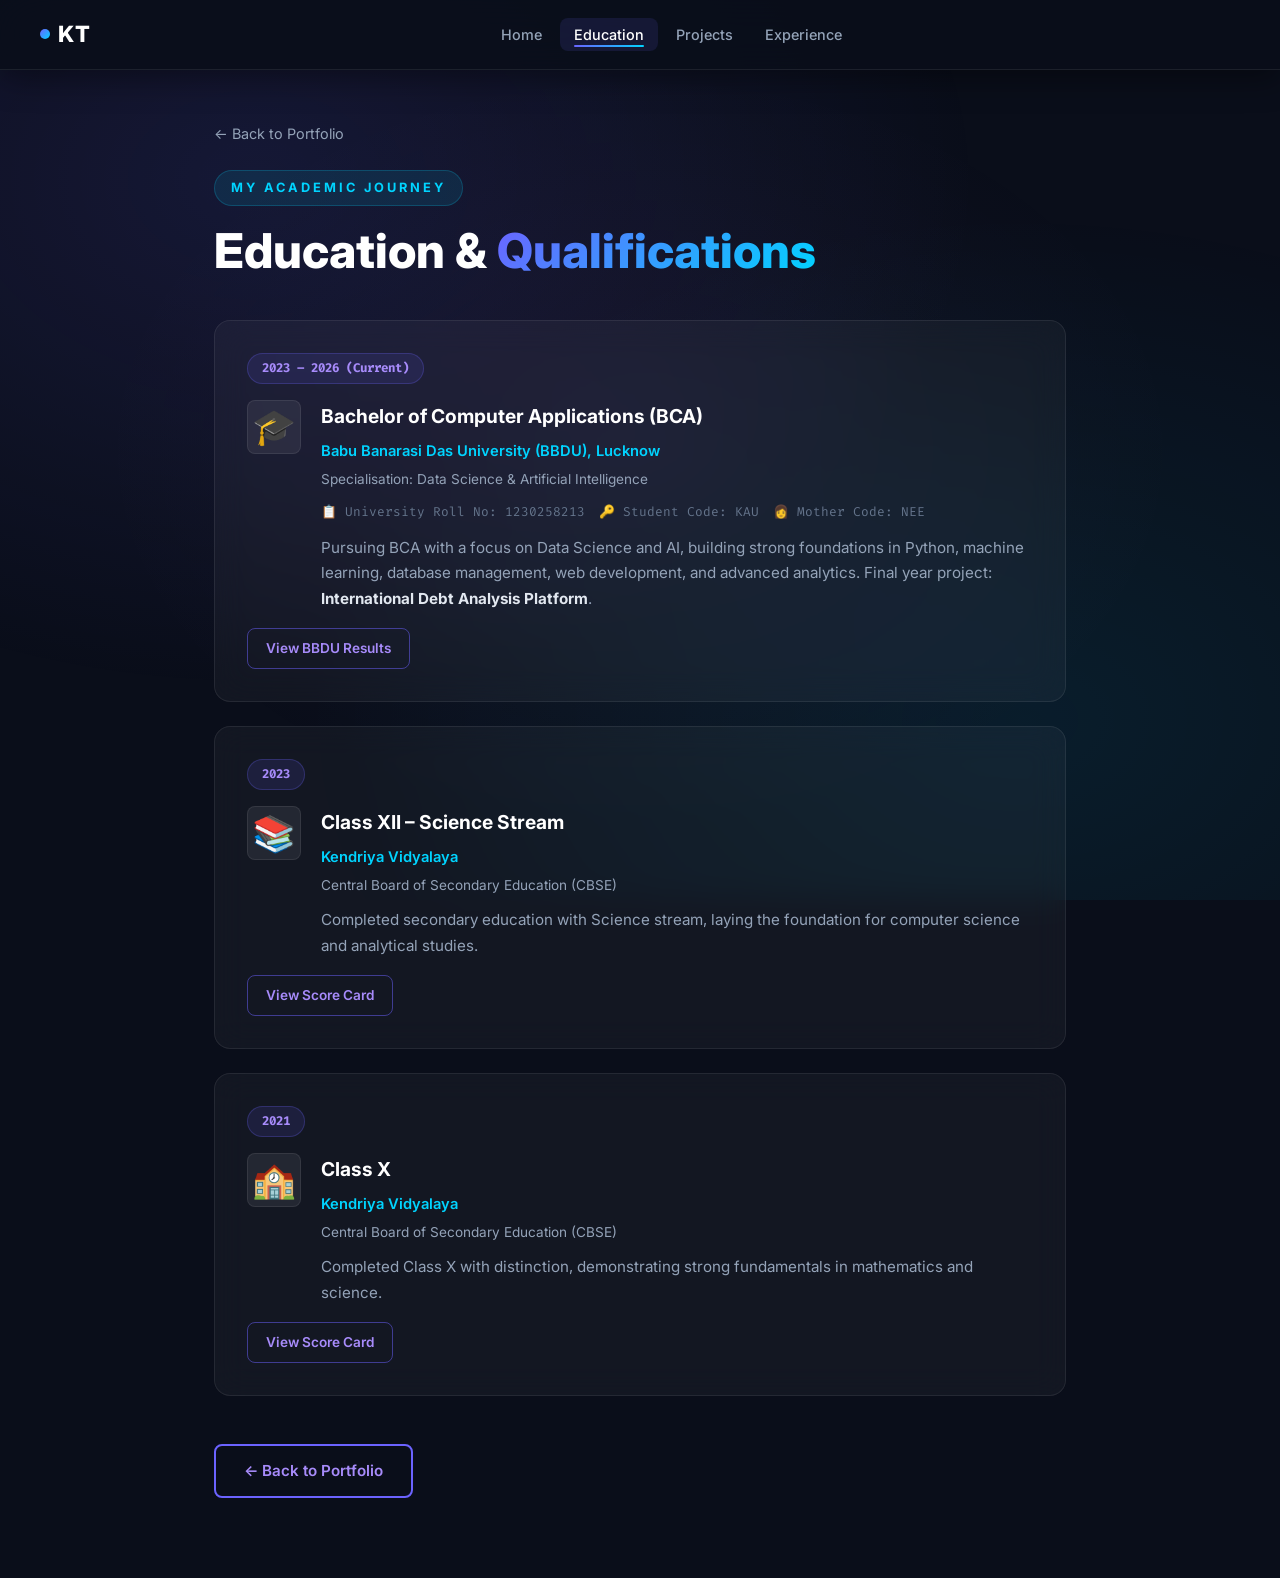
<file: Education.html>
<!DOCTYPE html>
<html lang="en">
<head>
    <meta charset="UTF-8">
    <meta name="viewport" content="width=device-width, initial-scale=1.0">
    <meta name="description" content="Education of Kaushik Tripathi – BCA at BBDU, Class 12 and Class 10 from Kendriya Vidyalaya.">
    <title>Education | Kaushik Tripathi</title>
    <link rel="preconnect" href="https://fonts.googleapis.com">
    <link rel="preconnect" href="https://fonts.gstatic.com" crossorigin>
    <link href="https://fonts.googleapis.com/css2?family=Inter:wght@300;400;500;600;700;800&family=Fira+Code:wght@400;500&display=swap" rel="stylesheet">
    <link rel="stylesheet" href="style.css">
    <style>
        .subpage-wrapper { max-width: 900px; margin: 0 auto; padding: 120px 24px 80px; position: relative; z-index: 1; }
        .back-btn { display: inline-flex; align-items: center; gap: 8px; color: var(--clr-text-muted); font-size: 0.9rem; margin-bottom: 24px; transition: var(--transition); }
        .back-btn:hover { color: var(--clr-primary2); transform: translateX(-4px); }
    </style>
</head>
<body>
<nav class="navbar scrolled">
    <div class="nav-brand"><span class="brand-dot"></span><span>KT</span></div>
    <ul class="nav-links">
        <li><a href="index.html#hero" class="nav-link">Home</a></li>
        <li><a href="index.html#education" class="nav-link active">Education</a></li>
        <li><a href="index.html#projects" class="nav-link">Projects</a></li>
        <li><a href="index.html#experience" class="nav-link">Experience</a></li>
    </ul>
</nav>

<div class="subpage-wrapper">
    <a href="index.html#education" class="back-btn">← Back to Portfolio</a>
    <div class="section-header" style="text-align:left; margin-bottom:40px;">
        <span class="section-tag">My Academic Journey</span>
        <h1 class="section-title">Education &amp; <span class="text-gradient">Qualifications</span></h1>
    </div>

    <div class="edu-timeline">

        <div class="edu-card glass-card" id="eduBCADetail">
            <div class="edu-year-badge">2023 – 2026 (Current)</div>
            <div class="edu-content">
                <div class="edu-degree-icon">🎓</div>
                <div>
                    <h2 style="font-size:1.2rem;font-weight:700;color:var(--clr-white);margin-bottom:6px;">Bachelor of Computer Applications (BCA)</h2>
                    <p class="edu-institution">Babu Banarasi Das University (BBDU), Lucknow</p>
                    <p class="edu-spec">Specialisation: Data Science &amp; Artificial Intelligence</p>
                    <div class="edu-details">
                        <span>📋 University Roll No: 1230258213</span>
                        <span>🔑 Student Code: KAU</span>
                        <span>👩 Mother Code: NEE</span>
                    </div>
                    <p class="exp-desc" style="margin-top:12px;">
                        Pursuing BCA with a focus on Data Science and AI, building strong foundations in Python, machine learning,
                        database management, web development, and advanced analytics. Final year project: <strong>International Debt Analysis Platform</strong>.
                    </p>
                </div>
            </div>
            <div class="edu-links">
                <a href="https://examcell.bbdu.ac.in/bbdu-result/" target="_blank" class="btn btn-outline-sm" id="bbduResultLink">View BBDU Results</a>
            </div>
        </div>

        <div class="edu-card glass-card" id="eduClass12Detail">
            <div class="edu-year-badge">2023</div>
            <div class="edu-content">
                <div class="edu-degree-icon">📚</div>
                <div>
                    <h2 style="font-size:1.2rem;font-weight:700;color:var(--clr-white);margin-bottom:6px;">Class XII – Science Stream</h2>
                    <p class="edu-institution">Kendriya Vidyalaya</p>
                    <p class="edu-spec">Central Board of Secondary Education (CBSE)</p>
                    <p class="exp-desc" style="margin-top:8px;">Completed secondary education with Science stream, laying the foundation for computer science and analytical studies.</p>
                </div>
            </div>
            <div class="edu-links">
                <a href="class 12.pdf" target="_blank" class="btn btn-outline-sm" id="class12ScoreLink">View Score Card</a>
            </div>
        </div>

        <div class="edu-card glass-card" id="eduClass10Detail">
            <div class="edu-year-badge">2021</div>
            <div class="edu-content">
                <div class="edu-degree-icon">🏫</div>
                <div>
                    <h2 style="font-size:1.2rem;font-weight:700;color:var(--clr-white);margin-bottom:6px;">Class X</h2>
                    <p class="edu-institution">Kendriya Vidyalaya</p>
                    <p class="edu-spec">Central Board of Secondary Education (CBSE)</p>
                    <p class="exp-desc" style="margin-top:8px;">Completed Class X with distinction, demonstrating strong fundamentals in mathematics and science.</p>
                </div>
            </div>
            <div class="edu-links">
                <a href="class 10.pdf" target="_blank" class="btn btn-outline-sm" id="class10ScoreLink">View Score Card</a>
            </div>
        </div>

    </div>

    <div style="margin-top:48px;">
        <a href="index.html" class="btn btn-outline">← Back to Portfolio</a>
    </div>
</div>
</body>
</html>
</file>
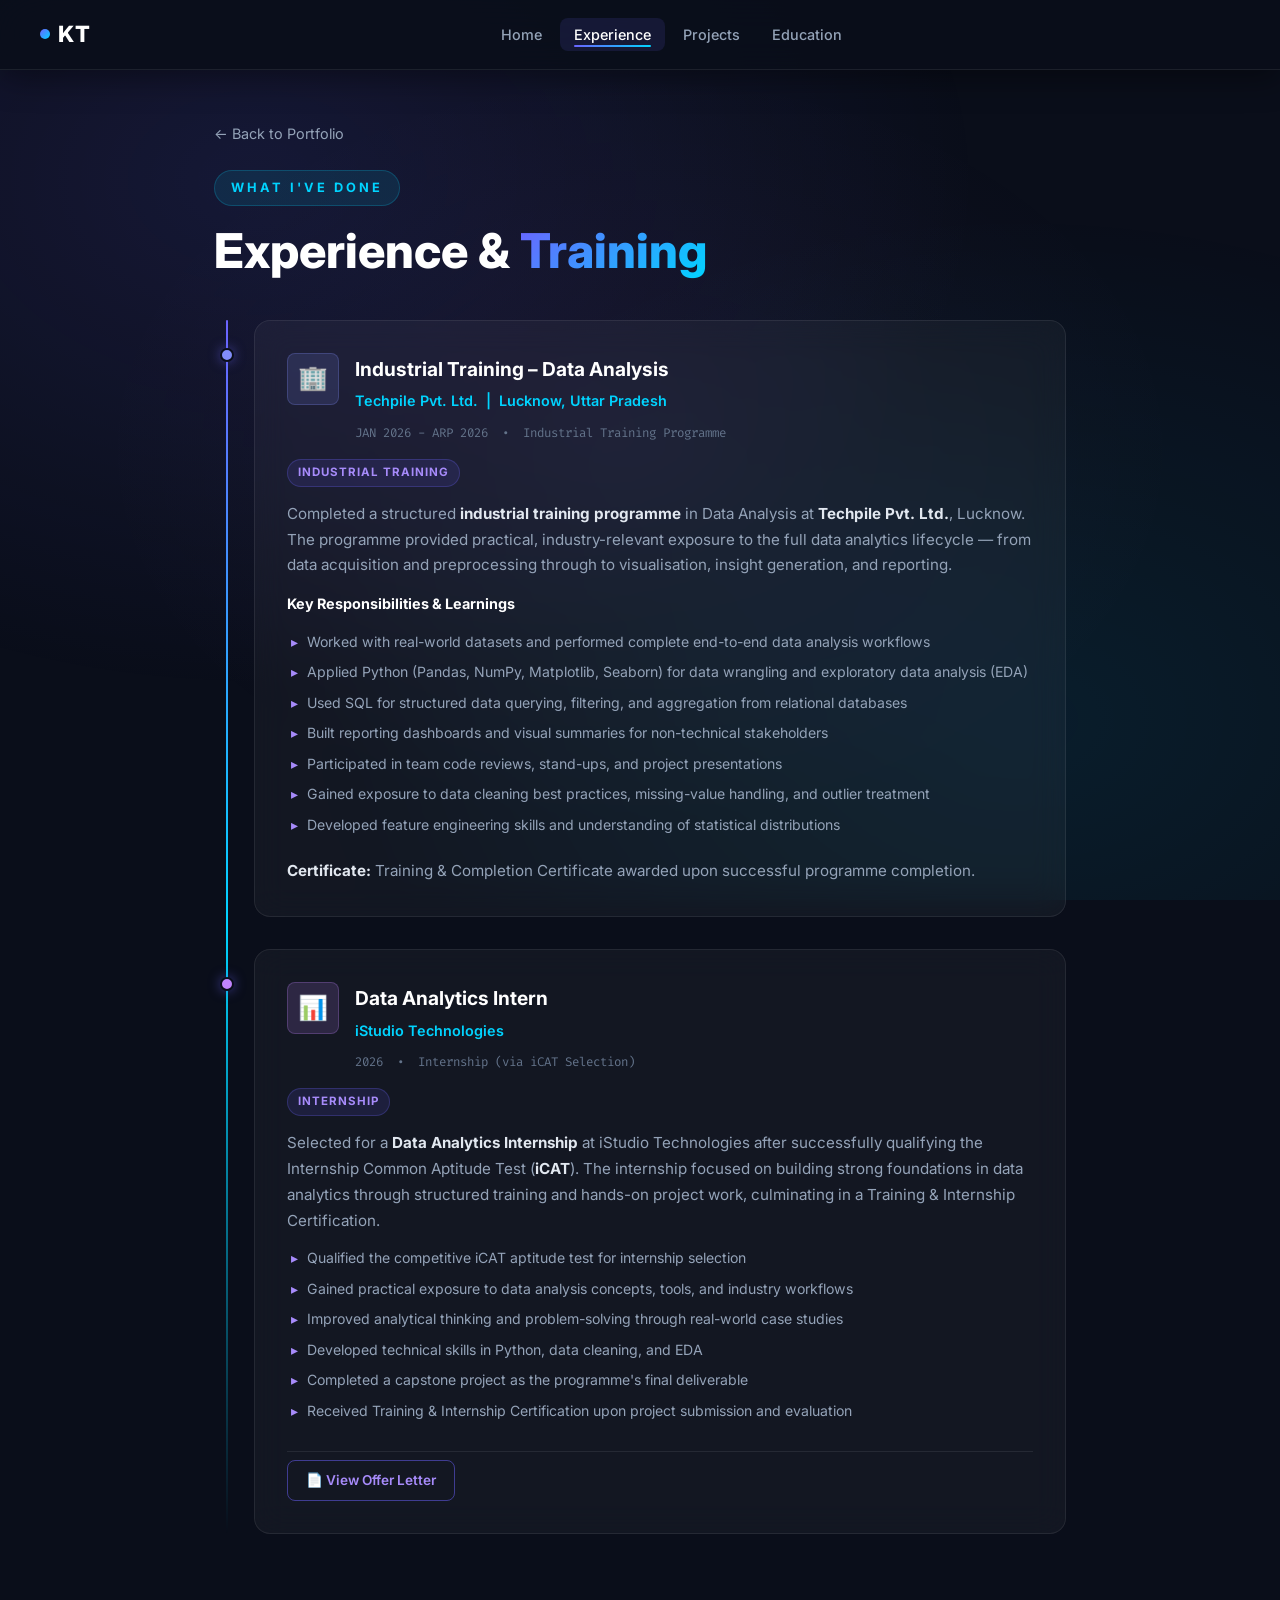
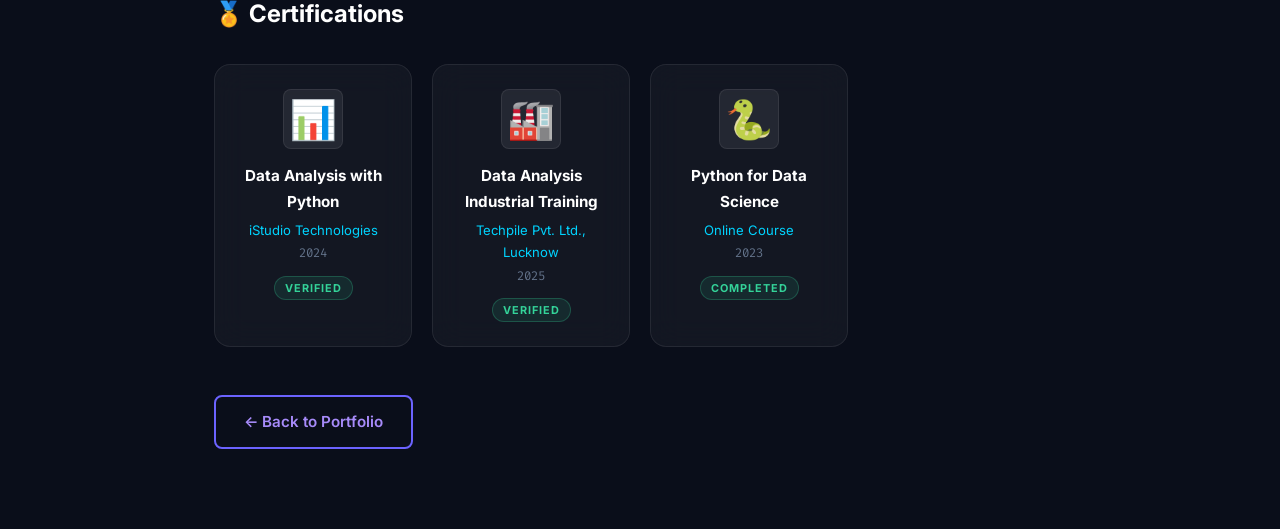
<file: Experience.html>
<!DOCTYPE html>
<html lang="en">
<head>
    <meta charset="UTF-8">
    <meta name="viewport" content="width=device-width, initial-scale=1.0">
    <meta name="description" content="Experience of Kaushik Tripathi – Industrial training at Techpile Pvt. Ltd. and Data Analytics internship at iStudio.">
    <title>Experience | Kaushik Tripathi</title>
    <link rel="preconnect" href="https://fonts.googleapis.com">
    <link rel="preconnect" href="https://fonts.gstatic.com" crossorigin>
    <link href="https://fonts.googleapis.com/css2?family=Inter:wght@300;400;500;600;700;800&family=Fira+Code:wght@400;500&display=swap" rel="stylesheet">
    <link rel="stylesheet" href="style.css">
    <style>
        .subpage-wrapper { max-width: 900px; margin: 0 auto; padding: 120px 24px 80px; position: relative; z-index: 1; }
        .back-btn { display: inline-flex; align-items: center; gap: 8px; color: var(--clr-text-muted); font-size: 0.9rem; margin-bottom: 24px; transition: var(--transition); }
        .back-btn:hover { color: var(--clr-primary2); transform: translateX(-4px); }
    </style>
</head>
<body>
<nav class="navbar scrolled">
    <div class="nav-brand"><span class="brand-dot"></span><span>KT</span></div>
    <ul class="nav-links">
        <li><a href="index.html#hero" class="nav-link">Home</a></li>
        <li><a href="index.html#experience" class="nav-link active">Experience</a></li>
        <li><a href="index.html#projects" class="nav-link">Projects</a></li>
        <li><a href="index.html#education" class="nav-link">Education</a></li>
    </ul>
</nav>

<div class="subpage-wrapper">
    <a href="index.html#experience" class="back-btn">← Back to Portfolio</a>
    <div class="section-header" style="text-align:left; margin-bottom:40px;">
        <span class="section-tag">What I've Done</span>
        <h1 class="section-title">Experience &amp; <span class="text-gradient">Training</span></h1>
    </div>

    <div class="timeline">

        <!-- Industrial Training - Techpile -->
        <div class="timeline-item" id="expTechpileDetail">
            <div class="timeline-dot indigo"></div>
            <div class="timeline-content glass-card">
                <div class="exp-header">
                    <div class="exp-icon indigo-bg">🏢</div>
                    <div>
                        <h2 style="font-size:1.2rem;font-weight:700;color:var(--clr-white);margin-bottom:4px;">Industrial Training – Data Analysis</h2>
                        <p class="exp-company">Techpile Pvt. Ltd. &nbsp;|&nbsp; Lucknow, Uttar Pradesh</p>
                        <span class="exp-duration">JAN 2026 - ARP 2026 &nbsp;•&nbsp; Industrial Training Programme</span>
                    </div>
                </div>
                <div class="exp-badge">Industrial Training</div>
                <p class="exp-desc">
                    Completed a structured <strong>industrial training programme</strong> in Data Analysis at
                    <strong>Techpile Pvt. Ltd.</strong>, Lucknow. The programme provided practical, industry-relevant
                    exposure to the full data analytics lifecycle — from data acquisition and preprocessing through to
                    visualisation, insight generation, and reporting.
                </p>
                <h4 style="color:var(--clr-white);font-size:0.9rem;">Key Responsibilities & Learnings</h4>
                <ul class="exp-points">
                    <li>Worked with real-world datasets and performed complete end-to-end data analysis workflows</li>
                    <li>Applied Python (Pandas, NumPy, Matplotlib, Seaborn) for data wrangling and exploratory data analysis (EDA)</li>
                    <li>Used SQL for structured data querying, filtering, and aggregation from relational databases</li>
                    <li>Built reporting dashboards and visual summaries for non-technical stakeholders</li>
                    <li>Participated in team code reviews, stand-ups, and project presentations</li>
                    <li>Gained exposure to data cleaning best practices, missing-value handling, and outlier treatment</li>
                    <li>Developed feature engineering skills and understanding of statistical distributions</li>
                </ul>
                <p class="exp-desc" style="margin-top:8px;">
                    <strong>Certificate:</strong> Training &amp; Completion Certificate awarded upon successful programme completion.
                </p>
            </div>
        </div>

        <!-- iStudio Internship -->
        <div class="timeline-item" id="expIstudioDetail">
            <div class="timeline-dot purple"></div>
            <div class="timeline-content glass-card">
                <div class="exp-header">
                    <div class="exp-icon purple-bg">📊</div>
                    <div>
                        <h2 style="font-size:1.2rem;font-weight:700;color:var(--clr-white);margin-bottom:4px;">Data Analytics Intern</h2>
                        <p class="exp-company">iStudio Technologies</p>
                        <span class="exp-duration">2026 &nbsp;•&nbsp; Internship (via iCAT Selection)</span>
                    </div>
                </div>
                <div class="exp-badge">Internship</div>
                <p class="exp-desc">
                    Selected for a <strong>Data Analytics Internship</strong> at iStudio Technologies after successfully
                    qualifying the Internship Common Aptitude Test (<strong>iCAT</strong>). The internship focused on
                    building strong foundations in data analytics through structured training and hands-on project work,
                    culminating in a Training &amp; Internship Certification.
                </p>
                <ul class="exp-points">
                    <li>Qualified the competitive iCAT aptitude test for internship selection</li>
                    <li>Gained practical exposure to data analysis concepts, tools, and industry workflows</li>
                    <li>Improved analytical thinking and problem-solving through real-world case studies</li>
                    <li>Developed technical skills in Python, data cleaning, and EDA</li>
                    <li>Completed a capstone project as the programme's final deliverable</li>
                    <li>Received Training &amp; Internship Certification upon project submission and evaluation</li>
                </ul>
                <div class="exp-links">
                    <a href="Kaushik Tripathi - Data Analytics Internship - Offer Letter.pdf" target="_blank" class="btn btn-outline-sm" id="offerLetterLink">📄 View Offer Letter</a>
                </div>
            </div>
        </div>
    </div>

    <!-- Certifications -->
    <div class="section-sub-header" style="margin-top:60px;">
        <h2 class="sub-title">🏅 Certifications</h2>
    </div>
    <div class="certs-grid">
        <div class="cert-card glass-card" id="certDataAnalysisDetail">
            <div class="cert-icon">📊</div>
            <div class="cert-info">
                <h4>Data Analysis with Python</h4>
                <p class="cert-issuer">iStudio Technologies</p>
                <p class="cert-year">2024</p>
                <span class="cert-badge">Verified</span>
            </div>
        </div>
        <div class="cert-card glass-card" id="certIndustrialDetail">
            <div class="cert-icon">🏭</div>
            <div class="cert-info">
                <h4>Data Analysis Industrial Training</h4>
                <p class="cert-issuer">Techpile Pvt. Ltd., Lucknow</p>
                <p class="cert-year">2025</p>
                <span class="cert-badge">Verified</span>
            </div>
        </div>
        <div class="cert-card glass-card" id="certPythonDetail">
            <div class="cert-icon">🐍</div>
            <div class="cert-info">
                <h4>Python for Data Science</h4>
                <p class="cert-issuer">Online Course</p>
                <p class="cert-year">2023</p>
                <span class="cert-badge">Completed</span>
            </div>
        </div>
    </div>

    <div style="margin-top:48px;">
        <a href="index.html" class="btn btn-outline">← Back to Portfolio</a>
    </div>
</div>
</body>
</html>
</file>
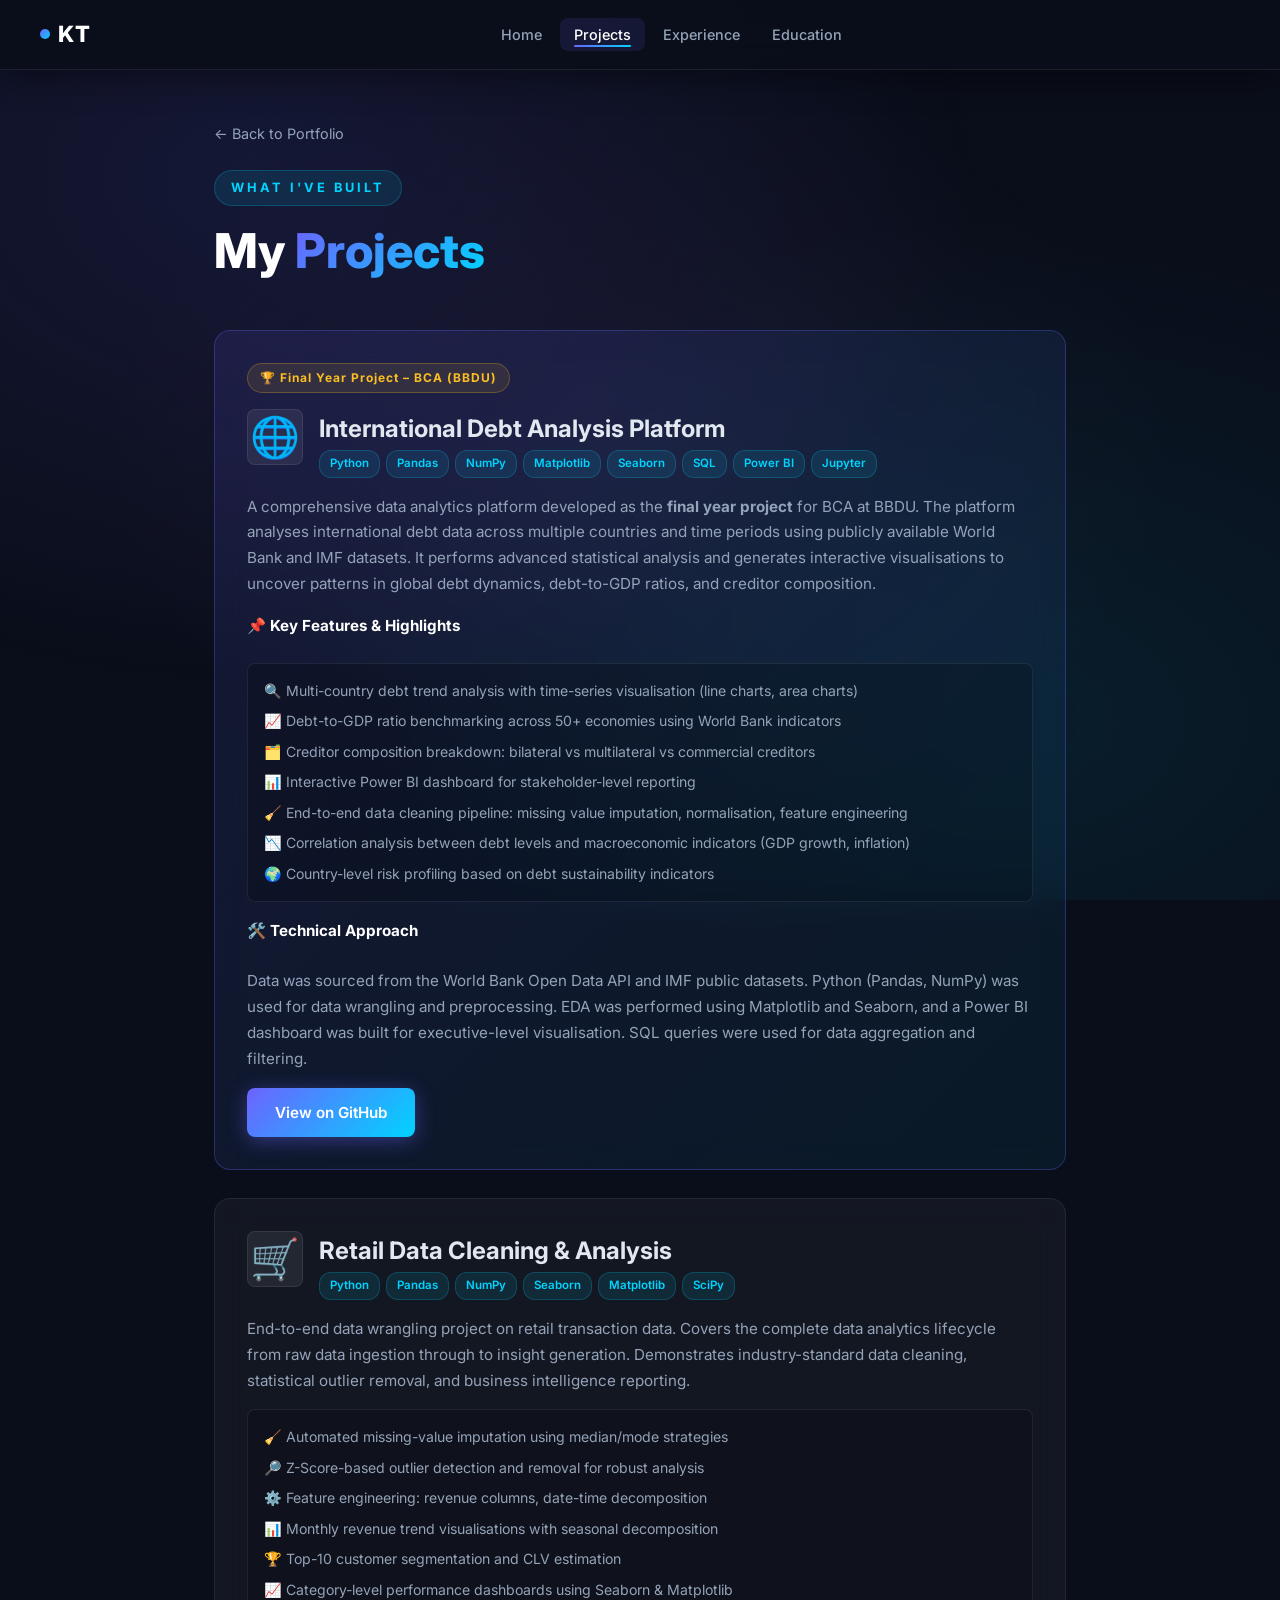
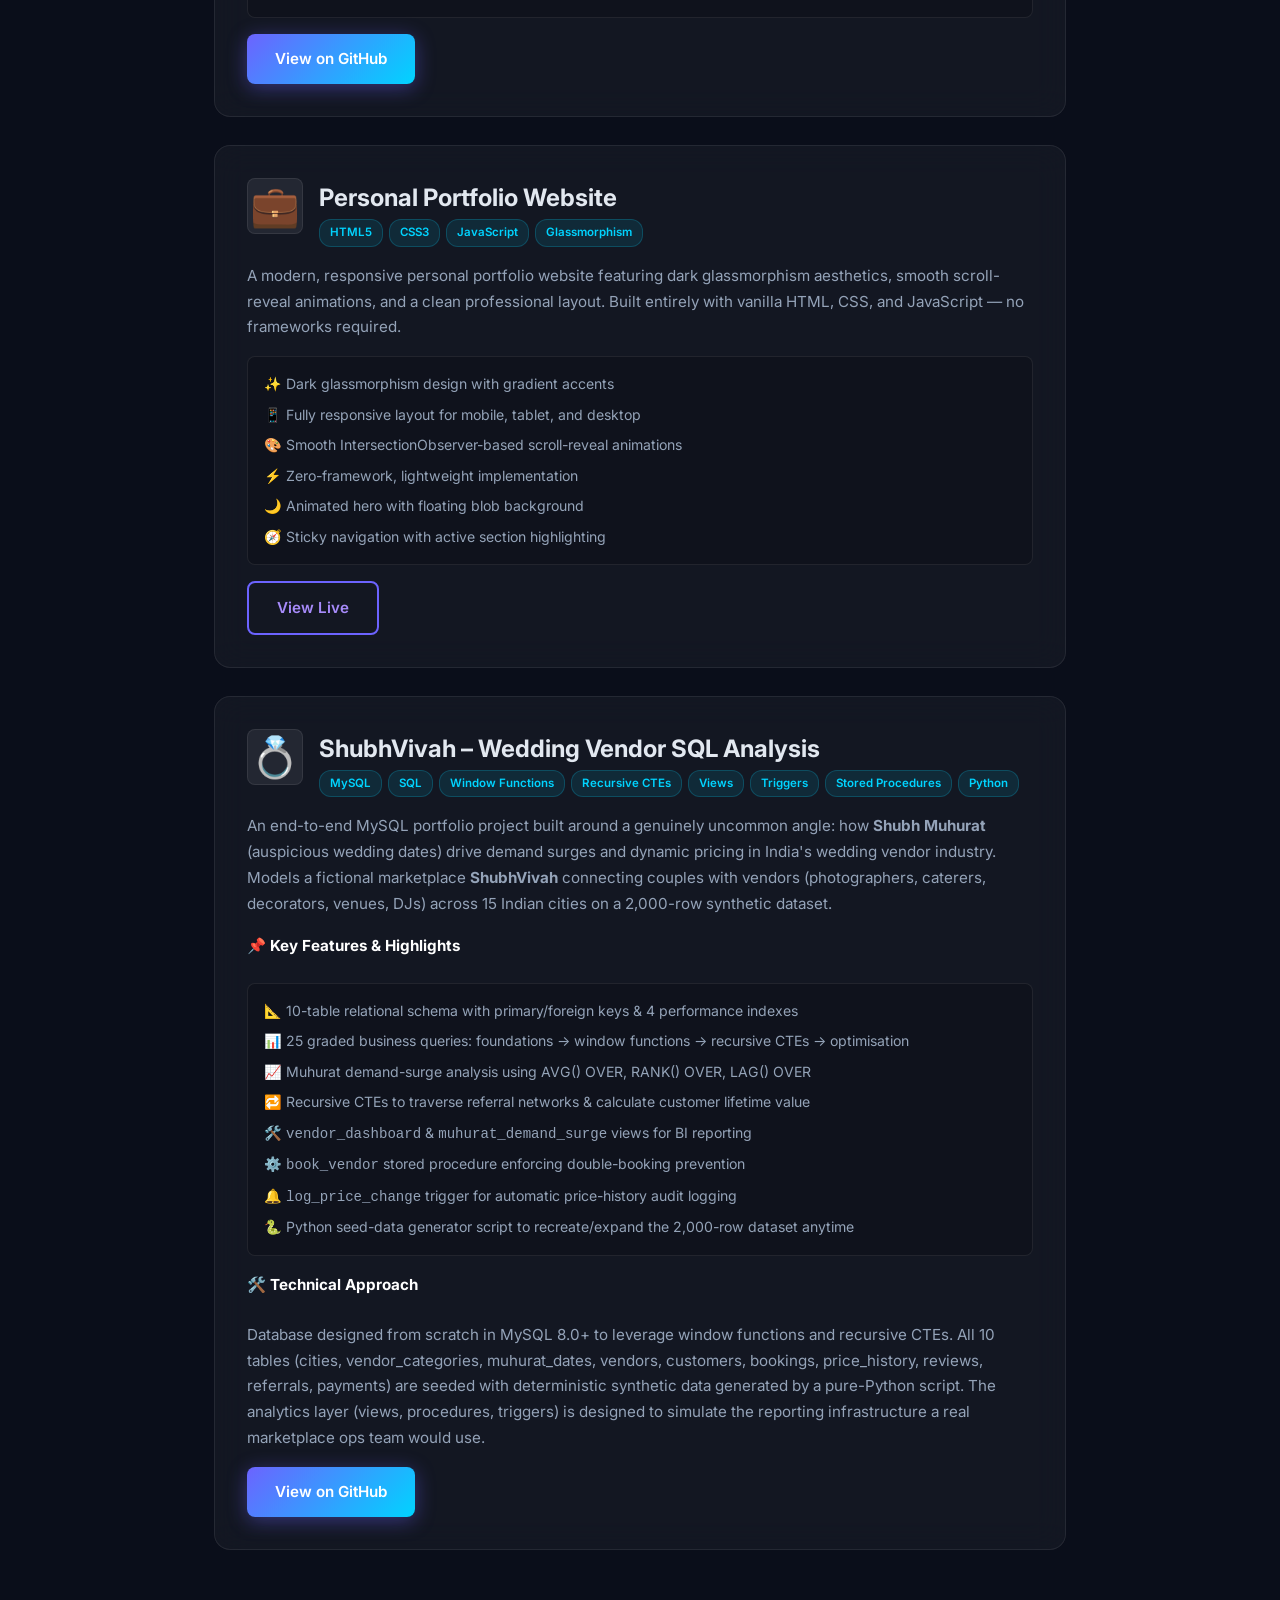
<file: Project.html>
<!DOCTYPE html>
<html lang="en">
<head>
    <meta charset="UTF-8">
    <meta name="viewport" content="width=device-width, initial-scale=1.0">
    <meta name="description" content="Projects by Kaushik Tripathi – International Debt Analysis Platform, Retail Data Cleaning, and Personal Portfolio.">
    <title>Projects | Kaushik Tripathi</title>
    <link rel="preconnect" href="https://fonts.googleapis.com">
    <link rel="preconnect" href="https://fonts.gstatic.com" crossorigin>
    <link href="https://fonts.googleapis.com/css2?family=Inter:wght@300;400;500;600;700;800&family=Fira+Code:wght@400;500&display=swap" rel="stylesheet">
    <link rel="stylesheet" href="style.css">
    <style>
        .subpage-wrapper { max-width: 900px; margin: 0 auto; padding: 120px 24px 80px; position: relative; z-index: 1; }
        .subpage-header { margin-bottom: 50px; }
        .back-btn { display: inline-flex; align-items: center; gap: 8px; color: var(--clr-text-muted); font-size: 0.9rem; margin-bottom: 24px; transition: var(--transition); }
        .back-btn:hover { color: var(--clr-primary2); transform: translateX(-4px); }
    </style>
</head>
<body>
<nav class="navbar scrolled">
    <div class="nav-brand"><span class="brand-dot"></span><span>KT</span></div>
    <ul class="nav-links">
        <li><a href="index.html#hero" class="nav-link">Home</a></li>
        <li><a href="index.html#projects" class="nav-link active">Projects</a></li>
        <li><a href="index.html#experience" class="nav-link">Experience</a></li>
        <li><a href="index.html#education" class="nav-link">Education</a></li>
    </ul>
</nav>

<div class="subpage-wrapper">
    <div class="subpage-header">
        <a href="index.html#projects" class="back-btn">← Back to Portfolio</a>
        <div class="section-header" style="text-align:left; margin-bottom:0;">
            <span class="section-tag">What I've Built</span>
            <h1 class="section-title">My <span class="text-gradient">Projects</span></h1>
        </div>
    </div>

    <div class="projects-grid" style="grid-template-columns:1fr;">

        <!-- Final Year Project -->
        <div class="project-card featured glass-card" id="projectFinalYearDetail">
            <div class="project-badge">🏆 Final Year Project – BCA (BBDU)</div>
            <div class="project-header">
                <div class="project-icon">🌐</div>
                <div class="project-meta">
                    <h2>International Debt Analysis Platform</h2>
                    <div class="project-tags">
                        <span class="ptag">Python</span>
                        <span class="ptag">Pandas</span>
                        <span class="ptag">NumPy</span>
                        <span class="ptag">Matplotlib</span>
                        <span class="ptag">Seaborn</span>
                        <span class="ptag">SQL</span>
                        <span class="ptag">Power BI</span>
                        <span class="ptag">Jupyter</span>
                    </div>
                </div>
            </div>
            <p class="project-desc">
                A comprehensive data analytics platform developed as the <strong>final year project</strong> for BCA at BBDU.
                The platform analyses international debt data across multiple countries and time periods using publicly available
                World Bank and IMF datasets. It performs advanced statistical analysis and generates interactive visualisations
                to uncover patterns in global debt dynamics, debt-to-GDP ratios, and creditor composition.
            </p>
            <h4 style="color:var(--clr-white);font-size:0.95rem;margin-bottom:8px;">📌 Key Features & Highlights</h4>
            <ul class="project-highlights">
                <li>🔍 Multi-country debt trend analysis with time-series visualisation (line charts, area charts)</li>
                <li>📈 Debt-to-GDP ratio benchmarking across 50+ economies using World Bank indicators</li>
                <li>🗂️ Creditor composition breakdown: bilateral vs multilateral vs commercial creditors</li>
                <li>📊 Interactive Power BI dashboard for stakeholder-level reporting</li>
                <li>🧹 End-to-end data cleaning pipeline: missing value imputation, normalisation, feature engineering</li>
                <li>📉 Correlation analysis between debt levels and macroeconomic indicators (GDP growth, inflation)</li>
                <li>🌍 Country-level risk profiling based on debt sustainability indicators</li>
            </ul>
            <h4 style="color:var(--clr-white);font-size:0.95rem;margin-bottom:8px;">🛠️ Technical Approach</h4>
            <p class="project-desc">
                Data was sourced from the World Bank Open Data API and IMF public datasets. Python (Pandas, NumPy) was used
                for data wrangling and preprocessing. EDA was performed using Matplotlib and Seaborn, and a Power BI dashboard
                was built for executive-level visualisation. SQL queries were used for data aggregation and filtering.
            </p>
            <div class="project-links">
                <a href="https://github.com/kaushiktripathi" target="_blank" class="btn btn-primary" id="finalYearGithubLink">View on GitHub</a>
            </div>
        </div>

        <!-- Retail Project -->
        <div class="project-card glass-card" id="projectRetailDetail">
            <div class="project-header">
                <div class="project-icon">🛒</div>
                <div class="project-meta">
                    <h2>Retail Data Cleaning &amp; Analysis</h2>
                    <div class="project-tags">
                        <span class="ptag">Python</span>
                        <span class="ptag">Pandas</span>
                        <span class="ptag">NumPy</span>
                        <span class="ptag">Seaborn</span>
                        <span class="ptag">Matplotlib</span>
                        <span class="ptag">SciPy</span>
                    </div>
                </div>
            </div>
            <p class="project-desc">
                End-to-end data wrangling project on retail transaction data. Covers the complete data analytics
                lifecycle from raw data ingestion through to insight generation. Demonstrates industry-standard
                data cleaning, statistical outlier removal, and business intelligence reporting.
            </p>
            <ul class="project-highlights">
                <li>🧹 Automated missing-value imputation using median/mode strategies</li>
                <li>🔎 Z-Score-based outlier detection and removal for robust analysis</li>
                <li>⚙️ Feature engineering: revenue columns, date-time decomposition</li>
                <li>📊 Monthly revenue trend visualisations with seasonal decomposition</li>
                <li>🏆 Top-10 customer segmentation and CLV estimation</li>
                <li>📈 Category-level performance dashboards using Seaborn & Matplotlib</li>
            </ul>
            <div class="project-links">
                <a href="https://github.com/kaushiktripathi" target="_blank" class="btn btn-primary" id="retailGithubLink">View on GitHub</a>
            </div>
        </div>

        <!-- Portfolio Project -->
        <div class="project-card glass-card" id="projectPortfolioDetail">
            <div class="project-header">
                <div class="project-icon">💼</div>
                <div class="project-meta">
                    <h2>Personal Portfolio Website</h2>
                    <div class="project-tags">
                        <span class="ptag">HTML5</span>
                        <span class="ptag">CSS3</span>
                        <span class="ptag">JavaScript</span>
                        <span class="ptag">Glassmorphism</span>
                    </div>
                </div>
            </div>
            <p class="project-desc">
                A modern, responsive personal portfolio website featuring dark glassmorphism aesthetics, smooth
                scroll-reveal animations, and a clean professional layout. Built entirely with vanilla HTML, CSS,
                and JavaScript — no frameworks required.
            </p>
            <ul class="project-highlights">
                <li>✨ Dark glassmorphism design with gradient accents</li>
                <li>📱 Fully responsive layout for mobile, tablet, and desktop</li>
                <li>🎨 Smooth IntersectionObserver-based scroll-reveal animations</li>
                <li>⚡ Zero-framework, lightweight implementation</li>
                <li>🌙 Animated hero with floating blob background</li>
                <li>🧭 Sticky navigation with active section highlighting</li>
            </ul>
            <div class="project-links">
                <a href="index.html" class="btn btn-outline">View Live</a>
            </div>
        </div>

        <!-- ShubhVivah SQL Project -->
        <div class="project-card glass-card" id="projectShubhVivahDetail">
            <div class="project-header">
                <div class="project-icon">💍</div>
                <div class="project-meta">
                    <h2>ShubhVivah – Wedding Vendor SQL Analysis</h2>
                    <div class="project-tags">
                        <span class="ptag">MySQL</span>
                        <span class="ptag">SQL</span>
                        <span class="ptag">Window Functions</span>
                        <span class="ptag">Recursive CTEs</span>
                        <span class="ptag">Views</span>
                        <span class="ptag">Triggers</span>
                        <span class="ptag">Stored Procedures</span>
                        <span class="ptag">Python</span>
                    </div>
                </div>
            </div>
            <p class="project-desc">
                An end-to-end MySQL portfolio project built around a genuinely uncommon angle: how
                <strong>Shubh Muhurat</strong> (auspicious wedding dates) drive demand surges and dynamic
                pricing in India's wedding vendor industry. Models a fictional marketplace
                <strong>ShubhVivah</strong> connecting couples with vendors (photographers, caterers,
                decorators, venues, DJs) across 15 Indian cities on a 2,000-row synthetic dataset.
            </p>
            <h4 style="color:var(--clr-white);font-size:0.95rem;margin-bottom:8px;">📌 Key Features &amp; Highlights</h4>
            <ul class="project-highlights">
                <li>📐 10-table relational schema with primary/foreign keys &amp; 4 performance indexes</li>
                <li>📊 25 graded business queries: foundations → window functions → recursive CTEs → optimisation</li>
                <li>📈 Muhurat demand-surge analysis using AVG() OVER, RANK() OVER, LAG() OVER</li>
                <li>🔁 Recursive CTEs to traverse referral networks &amp; calculate customer lifetime value</li>
                <li>🛠️ <code>vendor_dashboard</code> &amp; <code>muhurat_demand_surge</code> views for BI reporting</li>
                <li>⚙️ <code>book_vendor</code> stored procedure enforcing double-booking prevention</li>
                <li>🔔 <code>log_price_change</code> trigger for automatic price-history audit logging</li>
                <li>🐍 Python seed-data generator script to recreate/expand the 2,000-row dataset anytime</li>
            </ul>
            <h4 style="color:var(--clr-white);font-size:0.95rem;margin-bottom:8px;">🛠️ Technical Approach</h4>
            <p class="project-desc">
                Database designed from scratch in MySQL 8.0+ to leverage window functions and recursive CTEs.
                All 10 tables (cities, vendor_categories, muhurat_dates, vendors, customers, bookings,
                price_history, reviews, referrals, payments) are seeded with deterministic synthetic data
                generated by a pure-Python script. The analytics layer (views, procedures, triggers) is designed
                to simulate the reporting infrastructure a real marketplace ops team would use.
            </p>
            <div class="project-links">
                <a href="https://github.com/Kaushikkkkkk250106/shubhvivah_sql_project" target="_blank"
                    class="btn btn-primary" id="shubhVivahGithubLink">View on GitHub</a>
            </div>
        </div>

    </div>
</div>
</body>
</html>
</file>
<file: style.css>
/* ====================================================
   KAUSHIK TRIPATHI – PORTFOLIO STYLESHEET
   Dark/Light Glassmorphism | Premium Design System
   Advanced Animations | Theme Toggle
   ==================================================== */

/* ===== CUSTOM PROPERTIES – DARK MODE (default) ===== */
:root {
    --clr-bg:         #0a0e1a;
    --clr-bg2:        #0f1526;
    --clr-surface:    rgba(255,255,255,0.04);
    --clr-surface2:   rgba(255,255,255,0.07);
    --clr-border:     rgba(255,255,255,0.08);
    --clr-primary:    #6c63ff;
    --clr-primary2:   #a78bfa;
    --clr-accent:     #00d4ff;
    --clr-accent2:    #38bdf8;
    --clr-indigo:     #818cf8;
    --clr-purple:     #c084fc;
    --clr-emerald:    #34d399;
    --clr-text:       #e2e8f0;
    --clr-text-muted: #94a3b8;
    --clr-text-dim:   #64748b;
    --clr-white:      #ffffff;

    --gradient-main:  linear-gradient(135deg, #6c63ff 0%, #00d4ff 100%);
    --gradient-card:  linear-gradient(135deg, rgba(108,99,255,0.15) 0%, rgba(0,212,255,0.08) 100%);
    --gradient-glow:  radial-gradient(ellipse at center, rgba(108,99,255,0.3) 0%, transparent 70%);

    --shadow-sm:   0 2px 8px rgba(0,0,0,0.3);
    --shadow-md:   0 8px 32px rgba(0,0,0,0.4);
    --shadow-lg:   0 20px 60px rgba(0,0,0,0.5);
    --shadow-glow: 0 0 40px rgba(108,99,255,0.25);

    --radius-sm:  8px;
    --radius-md:  16px;
    --radius-lg:  24px;
    --radius-xl:  32px;

    --nav-h: 70px;
    --font-main: 'Inter', 'Segoe UI', sans-serif;
    --font-mono: 'Fira Code', monospace;

    --transition: all 0.3s cubic-bezier(0.4, 0, 0.2, 1);
    --transition-slow: all 0.6s cubic-bezier(0.4, 0, 0.2, 1);

    --body-bg-radial1: rgba(108,99,255,0.12);
    --body-bg-radial2: rgba(0,212,255,0.08);
    --body-bg-radial3: rgba(192,132,252,0.05);
    --scrollbar-track: #0a0e1a;
    --mobile-nav-bg:   rgba(10,14,26,0.97);
    --project-hl-bg:   rgba(0,0,0,0.2);
}

/* ===== LIGHT MODE OVERRIDES ===== */
[data-theme="light"] {
    --clr-bg:         #f0f4ff;
    --clr-bg2:        #e8eeff;
    --clr-surface:    rgba(255,255,255,0.75);
    --clr-surface2:   rgba(255,255,255,0.90);
    --clr-border:     rgba(108,99,255,0.15);
    --clr-primary:    #5b52e8;
    --clr-primary2:   #7c6fff;
    --clr-accent:     #0099cc;
    --clr-accent2:    #0284c7;
    --clr-indigo:     #6366f1;
    --clr-purple:     #9333ea;
    --clr-emerald:    #059669;
    --clr-text:       #1e293b;
    --clr-text-muted: #475569;
    --clr-text-dim:   #94a3b8;
    --clr-white:      #0f172a;

    --gradient-main:  linear-gradient(135deg, #5b52e8 0%, #0099cc 100%);
    --gradient-card:  linear-gradient(135deg, rgba(91,82,232,0.1) 0%, rgba(0,153,204,0.06) 100%);
    --gradient-glow:  radial-gradient(ellipse at center, rgba(91,82,232,0.15) 0%, transparent 70%);

    --shadow-sm:   0 2px 8px rgba(91,82,232,0.08);
    --shadow-md:   0 8px 32px rgba(91,82,232,0.12);
    --shadow-lg:   0 20px 60px rgba(91,82,232,0.18);
    --shadow-glow: 0 0 40px rgba(91,82,232,0.15);

    --body-bg-radial1: rgba(108,99,255,0.06);
    --body-bg-radial2: rgba(0,212,255,0.04);
    --body-bg-radial3: rgba(192,132,252,0.03);
    --scrollbar-track: #f0f4ff;
    --mobile-nav-bg:   rgba(240,244,255,0.97);
    --project-hl-bg:   rgba(91,82,232,0.06);
}

/* ===== RESET & BASE ===== */
*, *::before, *::after {
    box-sizing: border-box;
    margin: 0;
    padding: 0;
}

html {
    scroll-behavior: smooth;
    scroll-padding-top: var(--nav-h);
}

body {
    font-family: var(--font-main);
    background-color: var(--clr-bg);
    color: var(--clr-text);
    line-height: 1.7;
    overflow-x: hidden;
    -webkit-font-smoothing: antialiased;
    transition: background-color 0.4s ease, color 0.4s ease;
}

/* Background pattern */
body::before {
    content: '';
    position: fixed;
    inset: 0;
    background:
        radial-gradient(ellipse at 20% 20%, var(--body-bg-radial1) 0%, transparent 50%),
        radial-gradient(ellipse at 80% 80%, var(--body-bg-radial2) 0%, transparent 50%),
        radial-gradient(ellipse at 50% 50%, var(--body-bg-radial3) 0%, transparent 60%);
    pointer-events: none;
    z-index: 0;
    transition: background 0.4s ease;
}

img { max-width: 100%; display: block; }

ul { list-style: none; }

a {
    color: var(--clr-primary2);
    text-decoration: none;
    transition: var(--transition);
}
a:hover { color: var(--clr-accent); }

/* ===== SCROLLBAR ===== */
::-webkit-scrollbar { width: 6px; }
::-webkit-scrollbar-track { background: var(--scrollbar-track); }
::-webkit-scrollbar-thumb {
    background: var(--clr-primary);
    border-radius: 3px;
}

/* ===== UTILITIES ===== */
.container {
    max-width: 1100px;
    margin: 0 auto;
    padding: 0 24px;
    position: relative;
    z-index: 1;
}

.text-gradient {
    background: var(--gradient-main);
    -webkit-background-clip: text;
    -webkit-text-fill-color: transparent;
    background-clip: text;
}

.glass-card {
    background: var(--clr-surface);
    backdrop-filter: blur(16px);
    -webkit-backdrop-filter: blur(16px);
    border: 1px solid var(--clr-border);
    border-radius: var(--radius-md);
    transition: var(--transition), background 0.4s ease, border-color 0.4s ease;
}

.glass-card:hover {
    background: var(--clr-surface2);
    border-color: rgba(108,99,255,0.35);
    transform: translateY(-6px) scale(1.01);
    box-shadow: var(--shadow-glow), var(--shadow-md);
}

/* ===== SCROLL REVEAL ===== */
.reveal {
    opacity: 0;
    transform: translateY(40px);
    transition: opacity 0.7s cubic-bezier(0.16, 1, 0.3, 1), transform 0.7s cubic-bezier(0.16, 1, 0.3, 1);
}
.reveal.revealed {
    opacity: 1;
    transform: translateY(0);
}

/* Staggered reveal delays */
.reveal-delay-1 { transition-delay: 0.1s; }
.reveal-delay-2 { transition-delay: 0.2s; }
.reveal-delay-3 { transition-delay: 0.3s; }
.reveal-delay-4 { transition-delay: 0.4s; }
.reveal-delay-5 { transition-delay: 0.5s; }

/* ===== BUTTONS ===== */
.btn {
    display: inline-flex;
    align-items: center;
    gap: 8px;
    padding: 12px 28px;
    border-radius: var(--radius-sm);
    font-family: var(--font-main);
    font-size: 0.95rem;
    font-weight: 600;
    cursor: pointer;
    border: none;
    transition: var(--transition);
    text-decoration: none;
    position: relative;
    overflow: hidden;
}

/* Ripple shimmer on buttons */
.btn::after {
    content: '';
    position: absolute;
    inset: 0;
    background: linear-gradient(120deg, transparent 30%, rgba(255,255,255,0.18) 50%, transparent 70%);
    transform: translateX(-100%);
    transition: transform 0.5s ease;
}
.btn:hover::after { transform: translateX(100%); }

.btn-primary {
    background: var(--gradient-main);
    color: #fff;
    box-shadow: 0 4px 20px rgba(108,99,255,0.4);
}
.btn-primary:hover {
    color: #fff;
    transform: translateY(-3px);
    box-shadow: 0 10px 36px rgba(108,99,255,0.65);
}

.btn-outline {
    background: transparent;
    color: var(--clr-primary2);
    border: 2px solid var(--clr-primary);
}
.btn-outline:hover {
    background: rgba(108,99,255,0.15);
    color: var(--clr-white);
    border-color: var(--clr-primary2);
    transform: translateY(-3px);
}

.btn-outline-sm {
    display: inline-flex;
    align-items: center;
    padding: 8px 18px;
    font-size: 0.85rem;
    font-weight: 600;
    border-radius: 8px;
    background: transparent;
    color: var(--clr-primary2);
    border: 1.5px solid rgba(108,99,255,0.5);
    transition: var(--transition);
    cursor: pointer;
}
.btn-outline-sm:hover {
    background: rgba(108,99,255,0.15);
    color: var(--clr-white);
    border-color: var(--clr-primary2);
    transform: translateY(-2px);
}

/* ===== SECTION COMMONS ===== */
.section {
    padding: 100px 0;
    position: relative;
    z-index: 1;
}

.section-header {
    text-align: center;
    margin-bottom: 60px;
}

.section-tag {
    display: inline-block;
    font-size: 0.8rem;
    font-weight: 700;
    letter-spacing: 3px;
    text-transform: uppercase;
    color: var(--clr-accent);
    background: rgba(0,212,255,0.1);
    border: 1px solid rgba(0,212,255,0.2);
    padding: 6px 16px;
    border-radius: 20px;
    margin-bottom: 16px;
}

.section-title {
    font-size: clamp(2rem, 4vw, 3rem);
    font-weight: 800;
    color: var(--clr-white);
    line-height: 1.2;
}

.section-sub-header {
    margin: 50px 0 30px;
}
.sub-title {
    font-size: 1.5rem;
    font-weight: 700;
    color: var(--clr-white);
}

/* ===== THEME TOGGLE BUTTON ===== */
.theme-toggle {
    display: flex;
    align-items: center;
    justify-content: center;
    width: 44px;
    height: 44px;
    border-radius: 12px;
    background: var(--clr-surface2);
    border: 1.5px solid var(--clr-border);
    cursor: pointer;
    transition: var(--transition);
    flex-shrink: 0;
    position: relative;
    overflow: hidden;
}
.theme-toggle:hover {
    background: rgba(108,99,255,0.2);
    border-color: var(--clr-primary);
    transform: rotate(20deg) scale(1.1);
    box-shadow: 0 0 16px rgba(108,99,255,0.4);
}
.theme-toggle .icon-sun,
.theme-toggle .icon-moon {
    position: absolute;
    font-size: 1.2rem;
    transition: opacity 0.35s ease, transform 0.35s ease;
}
.theme-toggle .icon-sun  { opacity: 0; transform: rotate(90deg) scale(0.5); }
.theme-toggle .icon-moon { opacity: 1; transform: rotate(0deg) scale(1); }
[data-theme="light"] .theme-toggle .icon-sun  { opacity: 1; transform: rotate(0deg) scale(1); }
[data-theme="light"] .theme-toggle .icon-moon { opacity: 0; transform: rotate(-90deg) scale(0.5); }

/* ===== NAVBAR ===== */
.navbar {
    position: fixed;
    top: 0; left: 0; right: 0;
    z-index: 100;
    height: var(--nav-h);
    display: flex;
    align-items: center;
    justify-content: space-between;
    padding: 0 40px;
    transition: var(--transition), background 0.4s ease;
    gap: 12px;
}

.navbar.scrolled {
    background: rgba(10,14,26,0.88);
    backdrop-filter: blur(24px);
    -webkit-backdrop-filter: blur(24px);
    border-bottom: 1px solid var(--clr-border);
    box-shadow: var(--shadow-md);
}
[data-theme="light"] .navbar.scrolled {
    background: rgba(240,244,255,0.92);
}

.nav-brand {
    display: flex;
    align-items: center;
    gap: 8px;
    font-size: 1.4rem;
    font-weight: 800;
    color: var(--clr-white);
    letter-spacing: 1px;
}
.brand-dot {
    width: 10px;
    height: 10px;
    background: var(--gradient-main);
    border-radius: 50%;
    animation: pulse 2s infinite;
}

.nav-links {
    display: flex;
    align-items: center;
    gap: 4px;
    flex: 1;
    justify-content: center;
}

.nav-link {
    color: var(--clr-text-muted);
    font-weight: 500;
    font-size: 0.9rem;
    padding: 8px 14px;
    border-radius: 8px;
    transition: var(--transition);
    text-decoration: none;
    position: relative;
}
.nav-link::after {
    content: '';
    position: absolute;
    bottom: 4px; left: 50%; right: 50%;
    height: 2px;
    background: var(--gradient-main);
    border-radius: 2px;
    transition: left 0.3s ease, right 0.3s ease;
}
.nav-link:hover::after,
.nav-link.active::after {
    left: 14px; right: 14px;
}
.nav-link:hover,
.nav-link.active {
    color: var(--clr-white);
    background: rgba(108,99,255,0.12);
}

.nav-right {
    display: flex;
    align-items: center;
    gap: 8px;
}

.hamburger {
    display: none;
    flex-direction: column;
    gap: 5px;
    background: none;
    border: none;
    cursor: pointer;
    padding: 4px;
}
.hamburger span {
    display: block;
    width: 24px;
    height: 2px;
    background: var(--clr-white);
    border-radius: 2px;
    transition: var(--transition);
}
.hamburger.active span:nth-child(1) { transform: translateY(7px) rotate(45deg); }
.hamburger.active span:nth-child(2) { opacity: 0; }
.hamburger.active span:nth-child(3) { transform: translateY(-7px) rotate(-45deg); }

/* ===== PARTICLE CANVAS ===== */
#particles-canvas {
    position: fixed;
    inset: 0;
    z-index: 0;
    pointer-events: none;
    opacity: 0.45;
    transition: opacity 0.4s;
}
[data-theme="light"] #particles-canvas { opacity: 0.2; }

/* ===== HERO SECTION ===== */
.hero-section {
    min-height: 100vh;
    display: flex;
    flex-direction: column;
    align-items: center;
    justify-content: center;
    text-align: center;
    padding: 100px 24px 60px;
    position: relative;
    overflow: hidden;
}

.hero-bg {
    position: absolute;
    inset: 0;
    pointer-events: none;
    overflow: hidden;
}
.hero-blob {
    position: absolute;
    border-radius: 50%;
    filter: blur(80px);
    opacity: 0.4;
    animation: float 8s ease-in-out infinite;
}
.blob1 {
    width: 500px; height: 500px;
    background: radial-gradient(circle, rgba(108,99,255,0.6), transparent);
    top: -100px; left: -150px;
    animation-delay: 0s;
}
.blob2 {
    width: 400px; height: 400px;
    background: radial-gradient(circle, rgba(0,212,255,0.4), transparent);
    bottom: -50px; right: -100px;
    animation-delay: -3s;
}
.blob3 {
    width: 300px; height: 300px;
    background: radial-gradient(circle, rgba(192,132,252,0.4), transparent);
    top: 40%; left: 50%;
    animation-delay: -6s;
}
.grid-overlay {
    position: absolute;
    inset: 0;
    background-image:
        linear-gradient(rgba(255,255,255,0.025) 1px, transparent 1px),
        linear-gradient(90deg, rgba(255,255,255,0.025) 1px, transparent 1px);
    background-size: 60px 60px;
    transition: opacity 0.4s;
}
[data-theme="light"] .grid-overlay { opacity: 0.4; }

.hero-content {
    position: relative;
    z-index: 2;
    max-width: 800px;
}

/* Hero entrance animation */
.hero-content > * {
    animation: heroFadeUp 0.8s cubic-bezier(0.16, 1, 0.3, 1) both;
}
.hero-badge           { animation-delay: 0.1s; }
.hero-avatar-wrapper  { animation-delay: 0.2s; }
.hero-name            { animation-delay: 0.3s; }
.hero-tagline         { animation-delay: 0.4s; }
.hero-desc            { animation-delay: 0.5s; }
.hero-cta             { animation-delay: 0.6s; }
.hero-stats           { animation-delay: 0.7s; }

@keyframes heroFadeUp {
    from { opacity: 0; transform: translateY(30px); }
    to   { opacity: 1; transform: translateY(0); }
}

.hero-badge {
    display: inline-flex;
    align-items: center;
    gap: 8px;
    background: rgba(52,211,153,0.1);
    border: 1px solid rgba(52,211,153,0.3);
    color: var(--clr-emerald);
    padding: 6px 18px;
    border-radius: 20px;
    font-size: 0.8rem;
    font-weight: 600;
    letter-spacing: 1px;
    margin-bottom: 28px;
}
.badge-dot {
    width: 8px; height: 8px;
    background: var(--clr-emerald);
    border-radius: 50%;
    animation: pulse 2s infinite;
}

/* Avatar tilt wrapper */
.hero-avatar-wrapper {
    position: relative;
    display: inline-block;
    margin-bottom: 28px;
    perspective: 600px;
}
.avatar-tilt {
    transition: transform 0.15s ease;
    transform-style: preserve-3d;
}
.avatar-ring {
    width: 168px;
    height: 168px;
    border-radius: 50%;
    padding: 3px;
    background: var(--gradient-main);
    display: flex;
    align-items: center;
    justify-content: center;
    margin: 0 auto;
    box-shadow: var(--shadow-glow);
    animation: avatarSpin 0.6s cubic-bezier(0.16, 1, 0.3, 1) both;
    animation-delay: 0.25s;
}
@keyframes avatarSpin {
    from { transform: rotate(-15deg) scale(0.8); opacity: 0; }
    to   { transform: rotate(0deg) scale(1); opacity: 1; }
}
.hero-avatar {
    width: 162px;
    height: 162px;
    border-radius: 50%;
    object-fit: cover;
    border: 3px solid var(--clr-bg);
}
.avatar-status {
    position: absolute;
    bottom: 8px; right: 8px;
    width: 20px; height: 20px;
    background: var(--clr-emerald);
    border-radius: 50%;
    border: 3px solid var(--clr-bg);
    animation: pulse 2s infinite;
}

.hero-name {
    font-size: clamp(2.8rem, 6vw, 5rem);
    font-weight: 800;
    line-height: 1.1;
    color: var(--clr-white);
    margin-bottom: 12px;
    letter-spacing: -1px;
}

/* Typing cursor */
.hero-tagline {
    font-size: clamp(1rem, 2.5vw, 1.4rem);
    font-weight: 500;
    color: var(--clr-accent);
    margin-bottom: 20px;
    font-family: var(--font-mono);
    letter-spacing: 1px;
    min-height: 2em;
}
.typed-cursor {
    display: inline-block;
    width: 2px;
    background: var(--clr-accent);
    margin-left: 2px;
    animation: blink 0.75s step-end infinite;
    vertical-align: middle;
    height: 1.2em;
}
@keyframes blink { 0%,100% { opacity: 1; } 50% { opacity: 0; } }

.hero-desc {
    font-size: 1.05rem;
    color: var(--clr-text-muted);
    max-width: 600px;
    margin: 0 auto 36px;
    line-height: 1.8;
}

.hero-cta {
    display: flex;
    gap: 16px;
    justify-content: center;
    flex-wrap: wrap;
    margin-bottom: 50px;
}

.hero-stats {
    display: flex;
    align-items: center;
    justify-content: center;
    gap: 0;
    background: var(--clr-surface);
    border: 1px solid var(--clr-border);
    border-radius: var(--radius-lg);
    padding: 20px 40px;
    backdrop-filter: blur(16px);
    transition: background 0.4s ease, border-color 0.4s ease;
}
.stat-item {
    text-align: center;
    padding: 0 30px;
}
.stat-num {
    display: block;
    font-size: 2rem;
    font-weight: 800;
    background: var(--gradient-main);
    -webkit-background-clip: text;
    -webkit-text-fill-color: transparent;
    background-clip: text;
    line-height: 1;
}
.stat-label {
    font-size: 0.75rem;
    color: var(--clr-text-muted);
    text-transform: uppercase;
    letter-spacing: 2px;
    margin-top: 6px;
    display: block;
}
.stat-divider {
    width: 1px;
    height: 50px;
    background: var(--clr-border);
}

.scroll-indicator {
    position: absolute;
    bottom: 32px;
    left: 50%;
    transform: translateX(-50%);
    display: flex;
    flex-direction: column;
    align-items: center;
    gap: 8px;
    color: var(--clr-text-dim);
    font-size: 0.75rem;
    letter-spacing: 2px;
    animation: bounce 2s infinite;
    transition: opacity 0.3s;
}
.scroll-mouse {
    width: 22px; height: 36px;
    border: 2px solid var(--clr-text-dim);
    border-radius: 11px;
    display: flex;
    justify-content: center;
    padding-top: 6px;
}
.scroll-wheel {
    width: 3px; height: 8px;
    background: var(--clr-text-dim);
    border-radius: 2px;
    animation: scroll 2s infinite;
}

/* ===== ABOUT SECTION ===== */
.about-grid {
    display: grid;
    gap: 30px;
}

.about-text {
    padding: 40px;
}
.about-text p {
    color: var(--clr-text-muted);
    margin-bottom: 18px;
    font-size: 1rem;
    line-height: 1.8;
}
.about-text p strong {
    color: var(--clr-text);
}

.about-info-grid {
    display: grid;
    grid-template-columns: repeat(auto-fit, minmax(240px, 1fr));
    gap: 16px;
    margin-top: 28px;
    padding-top: 28px;
    border-top: 1px solid var(--clr-border);
}
.about-info-item {
    display: flex;
    flex-direction: column;
    gap: 4px;
}
.info-label {
    font-size: 0.75rem;
    color: var(--clr-text-dim);
    text-transform: uppercase;
    letter-spacing: 1px;
}
.info-value {
    font-size: 0.95rem;
    color: var(--clr-text);
    font-weight: 500;
}

/* ===== SKILLS SECTION ===== */
.skills-grid {
    display: grid;
    grid-template-columns: repeat(auto-fit, minmax(240px, 1fr));
    gap: 24px;
}

.skill-category {
    padding: 28px;
}
.skill-cat-header {
    display: flex;
    align-items: center;
    gap: 12px;
    margin-bottom: 20px;
}
.skill-cat-icon {
    font-size: 1.8rem;
}
.skill-cat-header h3 {
    font-size: 1.05rem;
    font-weight: 700;
    color: var(--clr-white);
}
.skill-tags {
    display: flex;
    flex-wrap: wrap;
    gap: 8px;
}
.skill-tag {
    padding: 6px 14px;
    font-size: 0.8rem;
    font-weight: 600;
    border-radius: 20px;
    background: rgba(108,99,255,0.12);
    border: 1px solid rgba(108,99,255,0.25);
    color: var(--clr-primary2);
    transition: var(--transition);
    cursor: default;
}
.skill-tag:hover {
    background: rgba(108,99,255,0.3);
    border-color: var(--clr-primary2);
    color: var(--clr-white);
    transform: translateY(-3px) scale(1.05);
    box-shadow: 0 4px 14px rgba(108,99,255,0.35);
}

/* ===== PROJECTS SECTION ===== */
.projects-grid {
    display: grid;
    grid-template-columns: 1fr 1fr;
    gap: 28px;
}

.project-card {
    padding: 32px;
    position: relative;
    display: flex;
    flex-direction: column;
    gap: 16px;
    transform-style: preserve-3d;
    transition: var(--transition);
}
.project-card.featured {
    grid-column: 1 / -1;
    background: linear-gradient(135deg, rgba(108,99,255,0.12) 0%, rgba(0,212,255,0.06) 100%);
    border-color: rgba(108,99,255,0.3);
}
[data-theme="light"] .project-card.featured {
    background: linear-gradient(135deg, rgba(91,82,232,0.07) 0%, rgba(0,153,204,0.04) 100%);
}

.project-badge {
    display: inline-block;
    font-size: 0.75rem;
    font-weight: 700;
    letter-spacing: 1px;
    color: #fbbf24;
    background: rgba(251,191,36,0.1);
    border: 1px solid rgba(251,191,36,0.25);
    padding: 4px 12px;
    border-radius: 20px;
    width: fit-content;
}

.project-header {
    display: flex;
    align-items: flex-start;
    gap: 16px;
}
.project-icon {
    font-size: 2.5rem;
    flex-shrink: 0;
    width: 56px;
    height: 56px;
    background: var(--clr-surface2);
    border-radius: var(--radius-sm);
    display: flex;
    align-items: center;
    justify-content: center;
    border: 1px solid var(--clr-border);
    transition: transform 0.3s ease, box-shadow 0.3s ease;
}
.project-card:hover .project-icon {
    transform: rotate(-5deg) scale(1.1);
    box-shadow: 0 4px 16px rgba(108,99,255,0.3);
}
.project-meta h3 {
    font-size: 1.2rem;
    font-weight: 700;
    color: var(--clr-white);
    margin-bottom: 10px;
    line-height: 1.3;
}
.project-tags {
    display: flex;
    flex-wrap: wrap;
    gap: 6px;
}
.ptag {
    font-size: 0.72rem;
    font-weight: 600;
    padding: 3px 10px;
    border-radius: 12px;
    background: rgba(0,212,255,0.1);
    border: 1px solid rgba(0,212,255,0.2);
    color: var(--clr-accent);
    transition: var(--transition);
}
.project-card:hover .ptag {
    background: rgba(0,212,255,0.18);
}

.project-desc {
    color: var(--clr-text-muted);
    font-size: 0.95rem;
    line-height: 1.7;
}

.project-highlights {
    display: flex;
    flex-direction: column;
    gap: 8px;
    padding: 16px;
    background: var(--project-hl-bg);
    border-radius: var(--radius-sm);
    border: 1px solid var(--clr-border);
    transition: background 0.4s;
}
.project-highlights li {
    font-size: 0.88rem;
    color: var(--clr-text-muted);
    line-height: 1.6;
}

.project-links {
    display: flex;
    gap: 12px;
    flex-wrap: wrap;
    margin-top: auto;
}

/* ===== EXPERIENCE SECTION ===== */
.timeline {
    position: relative;
    padding-left: 40px;
    display: flex;
    flex-direction: column;
    gap: 32px;
}
.timeline::before {
    content: '';
    position: absolute;
    left: 12px;
    top: 0; bottom: 0;
    width: 2px;
    background: linear-gradient(to bottom, var(--clr-primary), var(--clr-accent), transparent);
    border-radius: 2px;
}

.timeline-item {
    position: relative;
}
.timeline-dot {
    position: absolute;
    left: -34px;
    top: 28px;
    width: 14px;
    height: 14px;
    border-radius: 50%;
    border: 2px solid var(--clr-bg);
    box-shadow: 0 0 12px rgba(108,99,255,0.5);
}
.timeline-dot.indigo { background: var(--clr-indigo); }
.timeline-dot.purple { background: var(--clr-purple); }

.timeline-content {
    padding: 32px;
    display: flex;
    flex-direction: column;
    gap: 14px;
}

.exp-header {
    display: flex;
    align-items: flex-start;
    gap: 16px;
}
.exp-icon {
    width: 52px; height: 52px;
    border-radius: var(--radius-sm);
    display: flex;
    align-items: center;
    justify-content: center;
    font-size: 1.5rem;
    flex-shrink: 0;
}
.indigo-bg { background: rgba(129,140,248,0.15); border: 1px solid rgba(129,140,248,0.25); }
.purple-bg { background: rgba(192,132,252,0.15); border: 1px solid rgba(192,132,252,0.25); }

.exp-header h3 {
    font-size: 1.15rem;
    font-weight: 700;
    color: var(--clr-white);
    margin-bottom: 4px;
}
.exp-company {
    font-size: 0.9rem;
    color: var(--clr-accent);
    font-weight: 600;
    margin-bottom: 4px;
}
.exp-duration {
    font-size: 0.78rem;
    color: var(--clr-text-dim);
    font-family: var(--font-mono);
}

.exp-badge {
    display: inline-block;
    font-size: 0.72rem;
    font-weight: 700;
    letter-spacing: 1px;
    text-transform: uppercase;
    color: var(--clr-primary2);
    background: rgba(108,99,255,0.12);
    border: 1px solid rgba(108,99,255,0.25);
    padding: 3px 10px;
    border-radius: 20px;
    width: fit-content;
}

.exp-desc {
    font-size: 0.95rem;
    color: var(--clr-text-muted);
    line-height: 1.7;
}
.exp-desc strong { color: var(--clr-text); }

.exp-points {
    display: flex;
    flex-direction: column;
    gap: 8px;
    padding-left: 4px;
}
.exp-points li {
    font-size: 0.88rem;
    color: var(--clr-text-muted);
    padding-left: 16px;
    position: relative;
    line-height: 1.6;
}
.exp-points li::before {
    content: '▸';
    position: absolute;
    left: 0;
    color: var(--clr-primary2);
}

.exp-links {
    display: flex;
    gap: 12px;
    flex-wrap: wrap;
    padding-top: 8px;
    border-top: 1px solid var(--clr-border);
}

/* ===== CERTIFICATIONS ===== */
.certs-grid {
    display: grid;
    grid-template-columns: repeat(4, 1fr);
    gap: 20px;
}

/* New cert highlight ring */
.cert-card.new-cert {
    border-color: rgba(52,211,153,0.4);
    box-shadow: 0 0 20px rgba(52,211,153,0.12);
    position: relative;
}
.cert-card.new-cert::before {
    content: 'NEW';
    position: absolute;
    top: -10px; right: 12px;
    background: var(--gradient-main);
    color: #fff;
    font-size: 0.62rem;
    font-weight: 800;
    letter-spacing: 1.5px;
    padding: 2px 9px;
    border-radius: 20px;
}

.cert-card {
    padding: 24px;
    display: flex;
    flex-direction: column;
    align-items: center;
    text-align: center;
    gap: 14px;
}
.cert-icon {
    font-size: 2.4rem;
    flex-shrink: 0;
    width: 60px; height: 60px;
    background: var(--clr-surface2);
    border-radius: var(--radius-sm);
    display: flex;
    align-items: center;
    justify-content: center;
    border: 1px solid var(--clr-border);
    transition: transform 0.3s ease, box-shadow 0.3s ease;
}
.cert-card:hover .cert-icon {
    transform: rotate(5deg) scale(1.12);
    box-shadow: 0 6px 20px rgba(108,99,255,0.35);
}
.cert-info h4 {
    font-size: 0.95rem;
    font-weight: 700;
    color: var(--clr-white);
    margin-bottom: 4px;
}
.cert-issuer {
    font-size: 0.82rem;
    color: var(--clr-accent);
    margin-bottom: 2px;
}
.cert-year {
    font-size: 0.78rem;
    color: var(--clr-text-dim);
    font-family: var(--font-mono);
    margin-bottom: 8px;
}
.cert-badge {
    display: inline-block;
    font-size: 0.68rem;
    font-weight: 700;
    letter-spacing: 1px;
    text-transform: uppercase;
    color: var(--clr-emerald);
    background: rgba(52,211,153,0.1);
    border: 1px solid rgba(52,211,153,0.25);
    padding: 2px 10px;
    border-radius: 20px;
}

.cert-actions {
    margin-top: 10px;
}

.btn-cert-view {
    display: inline-flex;
    align-items: center;
    gap: 6px;
    padding: 6px 14px;
    font-size: 0.78rem;
    font-weight: 600;
    border-radius: 8px;
    background: rgba(108,99,255,0.15);
    color: var(--clr-primary2);
    border: 1.5px solid rgba(108,99,255,0.4);
    transition: var(--transition);
    text-decoration: none;
    cursor: pointer;
}
.btn-cert-view:hover {
    background: rgba(108,99,255,0.3);
    color: var(--clr-white);
    border-color: var(--clr-primary2);
    transform: translateY(-2px);
    box-shadow: 0 4px 12px rgba(108,99,255,0.3);
}

/* ===== EDUCATION SECTION ===== */
.edu-timeline {
    display: flex;
    flex-direction: column;
    gap: 24px;
}

.edu-card {
    padding: 32px;
    position: relative;
    display: flex;
    flex-direction: column;
    gap: 16px;
}

.edu-year-badge {
    display: inline-block;
    font-size: 0.78rem;
    font-weight: 700;
    font-family: var(--font-mono);
    color: var(--clr-primary2);
    background: rgba(108,99,255,0.12);
    border: 1px solid rgba(108,99,255,0.25);
    padding: 4px 14px;
    border-radius: 20px;
    width: fit-content;
}

.edu-content {
    display: flex;
    align-items: flex-start;
    gap: 20px;
}
.edu-degree-icon {
    font-size: 2.2rem;
    flex-shrink: 0;
    width: 54px; height: 54px;
    background: var(--clr-surface2);
    border-radius: var(--radius-sm);
    display: flex;
    align-items: center;
    justify-content: center;
    border: 1px solid var(--clr-border);
}
.edu-content h3 {
    font-size: 1.1rem;
    font-weight: 700;
    color: var(--clr-white);
    margin-bottom: 6px;
}
.edu-institution {
    font-size: 0.92rem;
    color: var(--clr-accent);
    font-weight: 600;
    margin-bottom: 4px;
}
.edu-spec {
    font-size: 0.85rem;
    color: var(--clr-text-muted);
    margin-bottom: 10px;
}
.edu-details {
    display: flex;
    flex-wrap: wrap;
    gap: 14px;
    font-size: 0.8rem;
    color: var(--clr-text-dim);
    font-family: var(--font-mono);
}

.edu-links {
    display: flex;
    gap: 12px;
}

/* ===== CONTACT SECTION ===== */
.contact-intro {
    text-align: center;
    font-size: 1.05rem;
    color: var(--clr-text-muted);
    max-width: 600px;
    margin: -30px auto 50px;
    line-height: 1.7;
}

.contact-grid {
    display: grid;
    justify-content: center;
}

.contact-info {
    max-width: 680px;
    width: 100%;
    padding: 40px;
    display: flex;
    flex-direction: column;
    gap: 24px;
    margin: 0 auto;
}

.contact-item {
    display: flex;
    align-items: center;
    gap: 20px;
}
.contact-icon {
    font-size: 1.8rem;
    width: 50px; height: 50px;
    background: var(--clr-surface2);
    border-radius: var(--radius-sm);
    display: flex;
    align-items: center;
    justify-content: center;
    border: 1px solid var(--clr-border);
    flex-shrink: 0;
    transition: transform 0.3s ease;
}
.contact-item:hover .contact-icon {
    transform: scale(1.1) rotate(8deg);
}
.contact-label {
    font-size: 0.75rem;
    text-transform: uppercase;
    letter-spacing: 2px;
    color: var(--clr-text-dim);
    margin-bottom: 4px;
}
.contact-value {
    font-size: 0.98rem;
    color: var(--clr-text);
    font-weight: 500;
}
a.contact-value:hover { color: var(--clr-accent); }

.contact-socials {
    display: flex;
    gap: 12px;
    flex-wrap: wrap;
    padding-top: 20px;
    border-top: 1px solid var(--clr-border);
}
.social-btn {
    display: inline-flex;
    align-items: center;
    gap: 8px;
    padding: 10px 20px;
    border-radius: var(--radius-sm);
    font-size: 0.88rem;
    font-weight: 600;
    transition: var(--transition);
    border: 1.5px solid;
    position: relative;
    overflow: hidden;
}
.social-btn::after {
    content: '';
    position: absolute;
    inset: 0;
    background: linear-gradient(120deg, transparent 30%, rgba(255,255,255,0.14) 50%, transparent 70%);
    transform: translateX(-100%);
    transition: transform 0.5s ease;
}
.social-btn:hover::after { transform: translateX(100%); }
.social-btn.linkedin {
    color: #0a66c2;
    border-color: rgba(10,102,194,0.4);
    background: rgba(10,102,194,0.08);
}
.social-btn.linkedin:hover {
    background: rgba(10,102,194,0.2);
    border-color: #0a66c2;
    transform: translateY(-2px);
}
.social-btn.instagram {
    color: #e1306c;
    border-color: rgba(225,48,108,0.4);
    background: rgba(225,48,108,0.08);
}
.social-btn.instagram:hover {
    background: rgba(225,48,108,0.2);
    border-color: #e1306c;
    transform: translateY(-2px);
}
.social-btn.github {
    color: var(--clr-text-muted);
    border-color: rgba(255,255,255,0.15);
    background: rgba(255,255,255,0.04);
}
.social-btn.github:hover {
    background: rgba(255,255,255,0.1);
    color: var(--clr-white);
    border-color: rgba(255,255,255,0.3);
    transform: translateY(-2px);
}

/* ===== FOOTER ===== */
.site-footer {
    padding: 40px 0;
    border-top: 1px solid var(--clr-border);
    text-align: center;
    color: var(--clr-text-dim);
    font-size: 0.9rem;
    position: relative;
    z-index: 1;
}
.footer-sub {
    margin-top: 8px;
    font-size: 0.82rem;
}

/* ===== BACK TO TOP ===== */
.back-to-top {
    position: fixed;
    bottom: 32px;
    right: 32px;
    width: 46px; height: 46px;
    background: var(--gradient-main);
    color: #fff;
    border: none;
    border-radius: 12px;
    font-size: 1.2rem;
    cursor: pointer;
    opacity: 0;
    transform: translateY(20px);
    transition: var(--transition);
    box-shadow: 0 4px 20px rgba(108,99,255,0.5);
    z-index: 99;
}
.back-to-top.visible {
    opacity: 1;
    transform: translateY(0);
}
.back-to-top:hover {
    transform: translateY(-4px) scale(1.08);
    box-shadow: 0 10px 36px rgba(108,99,255,0.7);
}

/* ===== CURSOR GLOW ===== */
.cursor-glow {
    position: fixed;
    width: 320px; height: 320px;
    border-radius: 50%;
    background: radial-gradient(circle, rgba(108,99,255,0.08) 0%, transparent 70%);
    pointer-events: none;
    transform: translate(-50%, -50%);
    transition: left 0.12s ease, top 0.12s ease;
    z-index: 0;
}
[data-theme="light"] .cursor-glow {
    background: radial-gradient(circle, rgba(91,82,232,0.05) 0%, transparent 70%);
}

/* ===== RIPPLE ===== */
.ripple {
    position: absolute;
    border-radius: 50%;
    background: rgba(255,255,255,0.3);
    transform: scale(0);
    animation: rippleAnim 0.6s linear;
    pointer-events: none;
}
@keyframes rippleAnim {
    to { transform: scale(4); opacity: 0; }
}

/* ===== ANIMATIONS ===== */
@keyframes float {
    0%, 100% { transform: translateY(0) scale(1); }
    50%        { transform: translateY(-30px) scale(1.05); }
}
@keyframes pulse {
    0%, 100% { box-shadow: 0 0 0 0 rgba(108,99,255,0.6); }
    50%        { box-shadow: 0 0 0 8px rgba(108,99,255,0); }
}
@keyframes bounce {
    0%, 100% { transform: translateX(-50%) translateY(0); }
    50%        { transform: translateX(-50%) translateY(8px); }
}
@keyframes scroll {
    0%   { opacity: 1; transform: translateY(0); }
    100% { opacity: 0; transform: translateY(12px); }
}
@keyframes shimmer {
    0%   { background-position: -1000px 0; }
    100% { background-position: 1000px 0; }
}

/* ===== GLOWING SECTION DIVIDERS ===== */
.section::after {
    content: '';
    display: block;
    height: 1px;
    background: linear-gradient(to right, transparent, var(--clr-primary), transparent);
    opacity: 0.2;
    margin-top: 100px;
}
.section:last-of-type::after { display: none; }

/* ===== RESPONSIVE ===== */
@media (max-width: 900px) {
    .projects-grid {
        grid-template-columns: 1fr;
    }
    .project-card.featured {
        grid-column: 1;
    }
}

@media (max-width: 768px) {
    .navbar { padding: 0 20px; }

    .nav-links {
        display: none;
        position: fixed;
        top: var(--nav-h);
        left: 0; right: 0;
        background: var(--mobile-nav-bg);
        backdrop-filter: blur(20px);
        flex-direction: column;
        padding: 20px;
        gap: 8px;
        border-bottom: 1px solid var(--clr-border);
    }
    .nav-links.open { display: flex; }
    .nav-link { padding: 12px 16px; border-radius: 8px; }
    .hamburger { display: flex; }

    .hero-stats {
        padding: 16px 20px;
    }
    .stat-item { padding: 0 16px; }
    .stat-num { font-size: 1.5rem; }

    .about-text { padding: 28px 20px; }

    .timeline { padding-left: 28px; }

    .exp-header { flex-direction: column; }

    .contact-info { padding: 28px 20px; }

    .section { padding: 70px 0; }

    .edu-content { flex-direction: column; }

    .cert-card { flex-direction: column; text-align: center; }

    .hero-cta { flex-direction: column; align-items: center; }

    .cursor-glow { display: none; }
}

@media (max-width: 1100px) {
    .certs-grid { grid-template-columns: repeat(2, 1fr); }
}

@media (max-width: 480px) {
    .hero-stats {
        flex-direction: column;
        gap: 16px;
    }
    .stat-divider { display: none; }
    .skills-grid { grid-template-columns: 1fr; }
    .certs-grid { grid-template-columns: 1fr; }
}

/* ===== GRADUATION PILL (Education Card) ===== */
.edu-graduated-pill {
    display: inline-flex;
    align-items: center;
    gap: 6px;
    margin-top: 10px;
    padding: 6px 16px;
    border-radius: 20px;
    background: linear-gradient(135deg, rgba(34,197,94,0.15) 0%, rgba(16,185,129,0.1) 100%);
    border: 1px solid rgba(34,197,94,0.3);
    font-size: 0.85rem;
    font-weight: 600;
    color: #22c55e;
    box-shadow: 0 0 12px rgba(34,197,94,0.15);
}

/* ===== EXP LINKS – multiple buttons ===== */
.exp-links {
    display: flex;
    flex-wrap: wrap;
    gap: 10px;
    margin-top: 14px;
}
</file>
